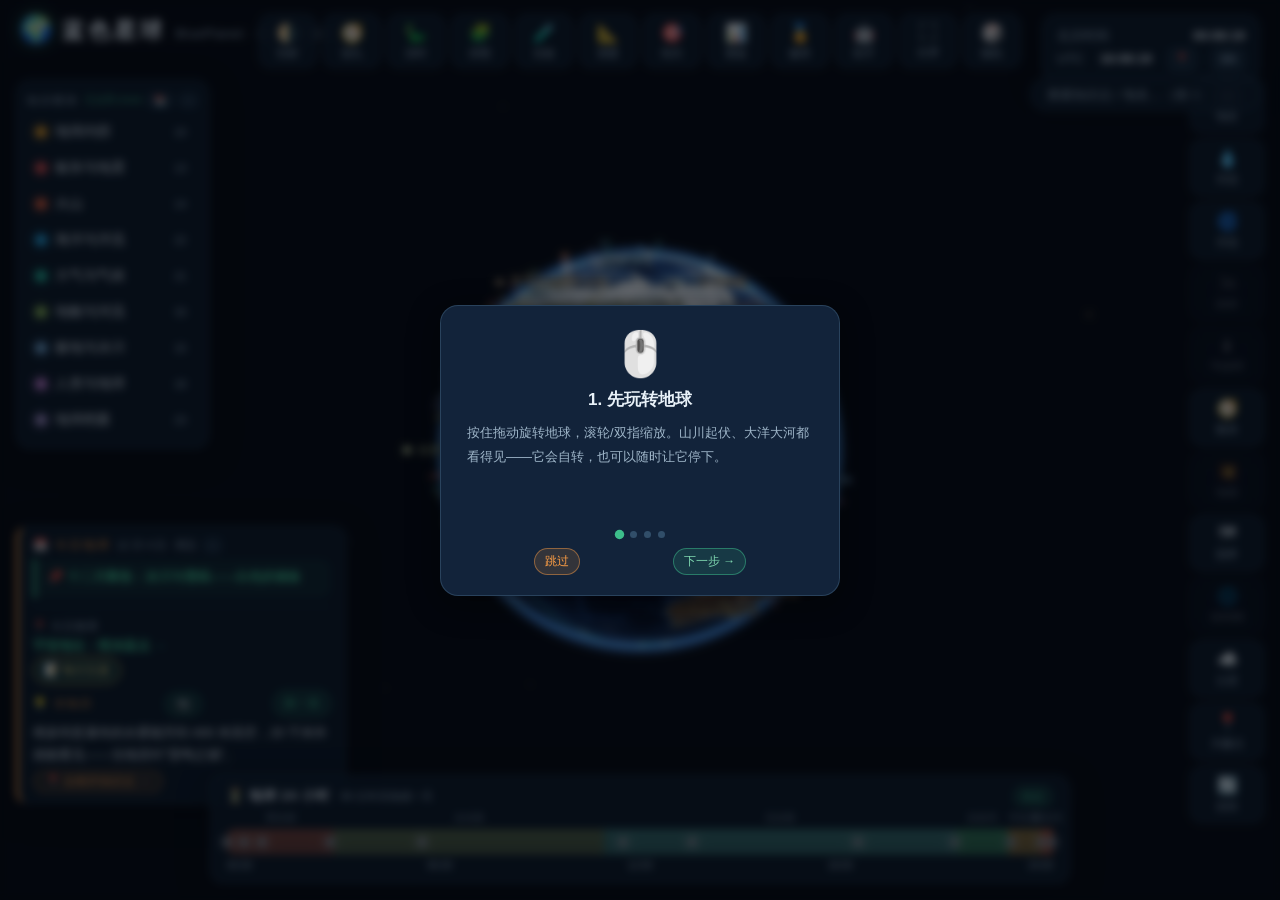
<file: index.html>
<!DOCTYPE html>
<html lang="zh-CN">
<head>
<meta charset="UTF-8">
<meta name="viewport" content="width=device-width, initial-scale=1.0, maximum-scale=1.0, user-scalable=no">
<meta name="description" content="蓝色星球 BluePlanet —— 可交互 3D 地球地理知识科普：地形浮雕、地名标注、洋流粒子、地球剖析、专题巡礼、知识闯关">
<title>蓝色星球 · BluePlanet — 地球地理科普</title>
<link rel="manifest" href="manifest.webmanifest">
<link rel="icon" href="icon.svg" type="image/svg+xml">
<link rel="stylesheet" href="css/style.css?v=bp70">
<link rel="stylesheet" href="css/modules.css?v=bp70">
<link rel="stylesheet" href="css/v3.css?v=bp70">
<link rel="stylesheet" href="css/v5.css?v=bp70">
<meta name="theme-color" content="#0D1B2A">
</head>
<body>
<noscript><div style="position:fixed;inset:0;z-index:999;display:flex;align-items:center;justify-content:center;background:#0D1B2A;color:#E8F1F8;font-size:16px;text-align:center;padding:20px">本页面需要启用 JavaScript 才能展示 3D 地球，请更换现代浏览器并开启脚本。</div></noscript>

<!-- 3D 画布：全屏地球 -->
<canvas id="scene"></canvas>

<!-- 加载遮罩 -->
<div id="loading" aria-live="polite">
  <div class="loading-globe"><div class="loading-ring"></div><div class="loading-core"></div></div>
  <div class="loading-title">蓝色星球</div>
  <div class="loading-sub">正在点亮地球…</div>
</div>

<!-- 顶部栏 -->
<header id="topbar">
  <div class="brand">
    <span class="brand-mark">🌍</span>
    <span class="brand-name">蓝色星球</span>
    <span class="brand-sub">BluePlanet · 地球地理科普</span>
  </div>
  <div class="clock-box" id="clockBox">
    <div class="clock-row"><span class="clock-label">北京时间</span><b id="clockBJ">--:--:--</b>
      <button id="streakChip" class="panel-toggle hidden" style="font-size:11px;padding:1px 7px" title="连续打卡天数，点击查看数据看板"></button></div>
    <div class="clock-row"><span class="clock-label">UTC</span><b id="clockUTC">--:--:--</b>
      <button id="btnLocate" class="panel-toggle" style="font-size:11px;padding:1px 6px" title="定位我的位置（需授权）">📍</button>
      <button id="btnLang" class="panel-toggle" style="font-size:11px;padding:1px 8px;font-weight:600">EN</button></div>
  </div>
</header>

<!-- 专题工具条（M3~M6 + v3） -->
<div id="toolBar" role="toolbar" aria-label="专题工具">
  <button id="btnCutaway" class="tool-btn" title="地球剖析：剥层看地壳、地幔、外核、内核"><span class="tool-ico">🌗</span><span class="tool-txt">剖析</span></button>
  <button id="btnTours" class="tool-btn" title="专题巡礼：火山带 / 大陆之巅 / 极地"><span class="tool-ico">🧭</span><span class="tool-txt">巡礼</span></button>
  <button id="btnDeeptime" class="tool-btn" title="深时古地球：回看 5 亿年大陆漂移"><span class="tool-ico">🦕</span><span class="tool-txt">深时</span></button>
  <button id="btnPuzzle" class="tool-btn" title="大陆拼图：把大洲拖回正确位置"><span class="tool-ico">🧩</span><span class="tool-txt">拼图</span></button>
  <button id="btnLab" class="tool-btn" title="地理实验室：火山喷发模拟器 / 板块运动沙盘"><span class="tool-ico">🧪</span><span class="tool-txt">实验</span></button>
  <button id="btnMeasure" class="tool-btn" title="地理测量：点两点量距离 + 地形剖面（快捷键 M）"><span class="tool-ico">📐</span><span class="tool-txt">测量</span></button>
  <button id="btnQuiz" class="tool-btn" title="知识闯关：10 题挑战"><span class="tool-ico">🎯</span><span class="tool-txt">闯关</span></button>
  <button id="btnInsights" class="tool-btn" title="数据看板：气温 / CO₂ / 人口"><span class="tool-ico">📊</span><span class="tool-txt">看板</span></button>
  <button id="btnBadges" class="tool-btn" title="我的徽章与进度"><span class="tool-ico">🏅</span><span class="tool-txt">徽章</span></button>
  <button id="btnAssistant" class="tool-btn" title="地理小助手：离线问答"><span class="tool-ico">🤖</span><span class="tool-txt">助手</span></button>
  <button id="btnFullscreen" class="tool-btn" title="全屏/退出全屏"><span class="tool-ico">⛶</span><span class="tool-txt">全屏</span></button>
<button id="btnRandom" class="tool-btn" title="随机探索：一键飞达任意地理点（快捷键 R）"><span class="tool-ico">🎲</span><span class="tool-txt">随机</span></button>
</div>

<!-- v4 随机探索菜单 -->
<div id="randomMenu" class="hidden"></div>
<!-- v23 地理测量面板 -->
<div id="measurePanel" class="hidden">
  <div class="ms-head">📐 距离与地形剖面<button id="msClose" title="关闭">✕</button></div>
  <div class="ms-pts" id="msPts">在地球表面点击第一个测量点…</div>
  <div class="ms-dist hidden" id="msDist"></div>
  <canvas id="msProfile" class="hidden"></canvas>
  <div class="ms-note hidden" id="msNote">剖面为地形贴图采样示意 · 选满两点后再点一次可重新选点</div>
</div>
<!-- v21 键盘快捷键帮助 -->
<div id="kbdHelp" class="hidden" style="position:fixed;top:68px;right:16px;z-index:30;background:var(--c-panel-solid,#12233a);border:1px solid var(--c-line);border-radius:12px;padding:14px 18px;box-shadow:0 8px 32px rgba(0,0,0,.45);font-size:12px;color:var(--c-text,#E8F1F8);max-width:280px">
  <div style="font-weight:600;margin-bottom:8px">⌨️ 键盘快捷键</div>
  <div style="display:grid;grid-template-columns:auto 1fr;gap:4px 10px">
    <kbd style="background:rgba(255,255,255,.08);padding:1px 6px;border-radius:4px;font-size:11px">/</kbd><span>搜索</span>
    <kbd style="background:rgba(255,255,255,.08);padding:1px 6px;border-radius:4px;font-size:11px">R</kbd><span>随机探索</span>
    <kbd style="background:rgba(255,255,255,.08);padding:1px 6px;border-radius:4px;font-size:11px">M</kbd><span>地理测量</span>
    <kbd style="background:rgba(255,255,255,.08);padding:1px 6px;border-radius:4px;font-size:11px">1-9</kbd><span>切换模块</span>
    <kbd style="background:rgba(255,255,255,.08);padding:1px 6px;border-radius:4px;font-size:11px">+/-</kbd><span>缩放</span>
    <kbd style="background:rgba(255,255,255,.08);padding:1px 6px;border-radius:4px;font-size:11px">Esc</kbd><span>关闭卡片</span>
  </div>
  <div style="margin-top:8px;color:var(--c-text-dim,#9FB6C9);font-size:10.5px">拖拽旋转 · 滚轮缩放 · 双击定位</div>
  <button id="obReplay" style="margin-top:8px;width:100%;background:rgba(61,190,139,.14);border:1px solid rgba(61,190,139,.4);color:#7fd8b0;border-radius:8px;padding:5px 0;cursor:pointer;font-size:11.5px">🌍 重看新手引导</button>
</div>

<!-- v31 新手引导 -->
<div id="onboardModal" class="modal hidden">
  <div class="modal-box onboard-box">
    <div class="ob-icon" id="obIcon">🖱️</div>
    <div class="ob-title" id="obTitle"></div>
    <div class="ob-desc" id="obDesc"></div>
    <div class="ob-dots" id="obDots"></div>
    <div class="ob-actions">
      <button class="chip-btn warn" id="obSkip">跳过</button>
      <button class="chip-btn" id="obPrev">← 上一步</button>
      <button class="chip-btn ob-next" id="obNext">下一步 →</button>
    </div>
  </div>
</div>

<!-- 深时古地球面板 -->
<div id="dtPanel" class="hidden">
  <div class="cut-head">
    <span class="cut-title">🦕 深时地球</span>
    <button id="dtVoice" class="chip-btn" title="开关纪元语音旁白">🔊 旁白</button>
    <button id="dtPc" class="chip-btn" title="生成深时纪元明信片">📷</button>
    <button id="dtPlay" class="chip-btn">▶ 播放漂移</button>
    <button id="dtExit" class="chip-btn warn">回到现代</button>
  </div>
  <div class="dt-slider-row">
    <span class="dt-slider-label" id="dtMaLabel">0 Ma · 现代</span>
    <input type="range" id="dtSlider" min="0" max="9" step="1" value="0">
    <span class="dt-slider-hint">拖动时间轴 →</span>
  </div>
  <div class="dt-epochs" id="dtEpochs"></div>
  <div id="dtLife" class="dt-life"></div>
  <div class="dt-info hidden" id="dtInfo"></div>
  <div id="dtEpochOverlay" class="dt-epoch-overlay hidden">
    <div class="dt-overlay-name"></div>
    <div class="dt-overlay-date"></div>
  </div>
</div>

<!-- v3 知识搜索框（顶栏右侧） -->
<div id="searchBox">
  <div style="position:relative;flex:1">
  <input id="searchInput" type="text" placeholder="搜索知识点 / 地名…（按 /）" autocomplete="off" aria-label="搜索知识点与地名">
  <button id="searchClear" style="position:absolute;right:8px;top:50%;transform:translateY(-50%);background:none;border:none;color:var(--c-text-dim);cursor:pointer;font-size:14px;display:none" title="清除">✕</button>
</div>
  <div id="searchDrop" class="hidden"></div>
</div>

<!-- 左侧：八大知识模块导航（由 ui.js 生成内容） -->
<nav id="moduleNav" aria-label="知识模块导航">
  <div class="module-nav-head">
    <span>知识模块</span>
    <span class="mod-progress" id="modProgress"></span>
    <button id="btnCatalog" class="panel-toggle" title="知识总览：浏览全部知识点">📚</button>
    <button id="modNavToggle" class="panel-toggle" title="收起/展开模块导航">▾</button>
  </div>
  <ul id="moduleList"></ul>
</nav>

<!-- 右侧：图层开关 -->
<aside id="layerPanel" aria-label="图层控制">
  <button aria-pressed="true" class="layer-btn active" data-layer="labels" title="山川河流湖海地名标注">
    <span class="layer-ico">🏔</span><span class="layer-txt">地名</span>
  </button>
  <button aria-pressed="true" class="layer-btn active" data-layer="rivers" title="世界大河流动线">
    <span class="layer-ico">💧</span><span class="layer-txt">河流</span>
  </button>
  <button aria-pressed="true" class="layer-btn active" data-layer="currents" title="表层洋流粒子（暖流橙红 / 寒流冰蓝）">
    <span class="layer-ico">🌀</span><span class="layer-txt">洋流</span>
  </button>
  <button aria-pressed="false" class="layer-btn" data-layer="winds" title="风带环流粒子（信风向西 / 西风向东）">
    <span class="layer-ico">🌬</span><span class="layer-txt">风带</span>
  </button>
  <button aria-pressed="false" class="layer-btn" data-layer="climate" title="气候带色环（热带/温带/寒带 + 回归线极圈）">
    <span class="layer-ico">🌡</span><span class="layer-txt">气候带</span>
  </button>
  <button aria-pressed="true" class="layer-btn active" data-layer="plates" title="板块边界示意（环太平洋火山带、大洋中脊等）">
    <span class="layer-ico">🧭</span><span class="layer-txt">板块</span>
  </button>
  <button aria-pressed="false" class="layer-btn" data-layer="quakes" title="实时地震（USGS 近 7 天 M4.5+，需联网）">
    <span class="layer-ico">💥</span><span class="layer-txt">地震</span>
  </button>
  <button aria-pressed="true" class="layer-btn active" data-layer="borders" title="国界与海岸线描边（Natural Earth 110m）">
    <span class="layer-ico">🗺</span><span class="layer-txt">国界</span>
  </button>
  <button aria-pressed="false" class="layer-btn" data-layer="graticule" title="经纬网（15° 网格 + 赤道）">
    <span class="layer-ico">🌐</span><span class="layer-txt">经纬网</span>
  </button>
  <button aria-pressed="true" class="layer-btn active" data-layer="clouds" title="云层">
    <span class="layer-ico">☁️</span><span class="layer-txt">云层</span>
  </button>
  <button aria-pressed="true" class="layer-btn active" data-layer="markers" title="知识兴趣点光柱">
    <span class="layer-ico">📍</span><span class="layer-txt">兴趣点</span>
  </button>
  <button aria-pressed="true" class="layer-btn active" data-layer="spin" title="地球自转">
    <span class="layer-ico">🔄</span><span class="layer-txt">自转</span>
  </button>
</aside>

<!-- 今日地球（v5：日期 + 地理日历 + 今日推荐 + 冷知识） -->
<div id="factCard" aria-live="polite">
  <div class="fact-head">📅 今日地球 <span class="today-date" id="todayDate"></span>
    <button id="factToggle" class="panel-toggle" title="收起/展开">▾</button></div>
  <div class="today-event" id="todayEvent"></div>
  <div class="fact-daily" id="factDaily"></div>
  <div class="daily-row"><button id="dailyQuizGo" class="chip-btn" title="全网同题 5 道，答完记连击">📝 每日五题</button></div>
  <div class="fact-head2">💡 冷知识 <button id="factPc" class="chip-btn" title="生成冷知识明信片">📷</button><button id="factNext" class="chip-btn">换一条</button></div>
  <div class="fact-body" id="factBody"></div>
</div>

<!-- 剖析模式控制面板 -->
<div id="cutPanel" class="hidden">
  <div class="cut-head">
    <span class="cut-title">🌗 地球剖析</span>
    <button id="cutWaves" class="chip-btn" title="演示地震波：P 波贯穿全球，S 波被液态外核阻挡">地震波</button>
    <button id="cutExit" class="chip-btn warn">退出剖析</button>
  </div>
  <div class="cut-slider-row">
    <span class="cut-slider-label">剥层</span>
    <input type="range" id="cutSlider" min="0" max="100" value="0">
  </div>
  <div class="cut-legend" id="cutLegend"></div>
</div>

<!-- 圈层知识卡（剖析模式内浮动） -->
<div id="cutInfo" class="hidden"></div>

<!-- 巡礼菜单 -->
<div id="tourMenu" class="hidden"></div>

<!-- 巡礼进度条 -->
<div id="tourBar" class="hidden">
  <div class="tour-info">
    <div id="tourTitle"></div>
    <div id="tourProg"></div>
  </div>
  <div class="tour-actions">
    <button id="tourPrev" class="chip-btn">‹ 上一站</button>
    <button id="tourNext" class="chip-btn">下一站 ›</button>
    <button id="tourExit" class="chip-btn warn">结束</button>
  </div>
</div>

<!-- v18 知识总览 -->
<div id="catalogModal" class="modal hidden">
  <div class="modal-box wide">
    <div class="modal-head">📚 知识总览
      <span class="cat-count" id="catalogCount"></span>
      <button id="catalogClose" class="card-close" title="关闭">✕</button>
    </div>
    <div class="cat-filters" id="catFilters"></div>
    <input id="catSearch" class="cat-search" type="text" placeholder="筛选：标题 / 标签关键词…" autocomplete="off">
    <div class="cat-list" id="catList"></div>
  </div>
</div>

<!-- 知识闯关模态框 -->
<div id="quizModal" class="modal hidden">
  <div class="modal-box">
    <div class="modal-head">🎯 知识闯关<button id="quizClose" class="card-close" title="关闭">✕</button></div>
    <div id="quizBody"></div>
  </div>
</div>

<!-- 数据看板模态框 -->
<div id="insModal" class="modal hidden">
  <div class="modal-box wide">
    <div class="modal-head">📊 数据看板<button id="insClose" class="card-close" title="关闭">✕</button></div>
    <div id="insBody" class="ins-body"></div>
    <div class="ins-foot"><button id="insExport" class="chip-btn">📄 导出学习报告</button> <button id="insExportHtml" class="chip-btn" title="网页版报告，浏览器打开可打印成 PDF">🌐 网页版</button></div>
  </div>
</div>

<!-- 徽章模态框 -->
<div id="badgeModal" class="modal hidden">
  <div class="modal-box">
    <div class="modal-head">🏅 我的徽章<button id="badgeClose" class="card-close" title="关闭">✕</button></div>
    <div id="badgeBody"></div>
  </div>
</div>

<!-- v7 大陆拼图 -->
<div id="puzzleModal" class="modal hidden">
  <div class="modal-box wide">
    <div class="modal-head">🧩 大陆拼图
      <span class="lab-tabs">
        <button class="lab-tab" data-pd="easy">简单</button>
        <button class="lab-tab on" data-pd="normal">标准</button>
        <button class="lab-tab" data-pd="hard">困难</button>
        <button class="lab-tab" data-pd="ocean" title="岛屿拼片（更小更难）">🌊 海洋包</button>
      </span>
      <button id="puzzleRestart" class="chip-btn">重开</button>
      <button id="puzzleClose" class="card-close" title="关闭">✕</button>
    </div>
    <canvas id="puzzleCanvas" width="1000" height="720"></canvas>
    <div class="lab-note">玩法：把托盘里散落的大陆拼片拖到世界地图上正确的位置——中心对准即自动吸附。完成一局解锁 🧩 徽章，最佳成绩保存在本机。简单模式有虚线提示，困难模式可就看你的地理功力了！
      <a href="puzzle.html" target="_blank" style="color:var(--green);font-weight:600">🧩 独立全屏版（适合分享给孩子）↗</a></div>
  </div>
</div>

<!-- v3 地理小助手聊天面板 -->
<div id="chatPanel" class="hidden">
  <div class="chat-head">
    <span>🤖 地理小助手</span>
    <span class="chat-head-actions">
      <button id="llmToggle" class="chat-gear" title="大模型设置（免费接入）">⚙️</button>
      <button id="chatClose" class="card-close" title="收起">✕</button>
    </span>
  </div>
  <div id="chatBody"></div>
  <div id="chatSettings" class="hidden">
    <label>服务商
      <select id="llmProvider">
        <option value="zhipu">智谱 GLM-4-Flash（免费）</option>
        <option value="siliconflow">硅基流动（免费档）</option>
        <option value="custom">自定义 OpenAI 兼容</option>
      </select>
    </label>
    <label>API Key（仅存本机）<input id="llmKey" type="password" placeholder="粘贴你的免费 Key"></label>
    <label>模型名<input id="llmModel" placeholder="留空使用默认"></label>
    <label>自定义端点<input id="llmUrl" placeholder="https://…/chat/completions"></label>
    <label style="flex-direction:row;align-items:center;gap:8px"><input id="llmImg" type="checkbox" style="width:auto">
      <span>实验：回答时 AI 生成配图（仅智谱，CogView-3-Flash 免费）</span></label>
    <div class="chat-set-actions">
      <button id="llmSave" class="chip-btn">保存并测试</button>
      <span id="llmTestResult"></span>
    </div>
    <div class="chat-note" id="llmHint"></div>
  </div>
  <div class="chat-chips">
    <button class="chat-chip">珠峰有多高？</button>
    <button class="chat-chip">地球里面是什么？</button>
    <button class="chat-chip">洋流怎么流动？</button>
    <button class="chat-chip">怎么获得徽章？</button>
  </div>
  <div class="chat-input-row">
    <input id="chatInput" type="text" placeholder="问我任何地理问题…" autocomplete="off">
    <button id="chatSend" class="chip-btn">发送</button>
  </div>
</div>

<!-- v3 地理实验室模态框 -->
<div id="labModal" class="modal hidden">
  <div class="modal-box wide">
    <div class="modal-head">🧪 地理实验室
      <span class="lab-tabs">
        <button class="lab-tab on" data-tab="volcano">🌋 火山喷发模拟器</button>
        <button class="lab-tab" data-tab="plate">🧱 板块运动沙盘</button>
        <button class="lab-tab" data-tab="atmo">🌬️ 大气三圈环流</button>
      </span>
      <button id="labClose" class="card-close" title="关闭">✕</button>
    </div>
    <div id="labVolcano">
      <canvas id="volcanoCanvas" width="640" height="300"></canvas>
      <div class="lab-controls">
        <label>岩浆黏度<input type="range" id="labVis" min="0" max="100" value="30"></label>
        <label>气体含量<input type="range" id="labGas" min="0" max="100" value="50"></label>
      </div>
      <div class="lab-note">原理：黏度取决于岩浆中二氧化硅含量——玄武岩浆（黏度低）气体易逃逸，形成<b>宁静式</b>喷发（夏威夷熔岩湖）；流纹岩浆（黏度高）把气体死死憋住，一旦超过围压就<b>爆炸式</b>喷发（普林尼式），喷出几十千米高的火山灰柱。把两个滑块推到极端试试！</div>
    </div>
    <div id="labPlate" class="hidden">
      <canvas id="plateCanvas" width="640" height="300"></canvas>
      <div class="lab-controls">
        <span class="lab-tip">直接用鼠标/手指左右拖动两块板块</span>
      </div>
      <div class="lab-note">原理：把 A、B 两块板块<b>相向拖动</b>——碰撞造山、隆起山脉与火山（如喜马拉雅）；<b>反向拖动</b>——张裂出裂谷，岩浆上涌（如东非大裂谷、大洋中脊）；拖动节奏不均时还会"地震"抖动。板块每年只移动几厘米，但亿万年足以重塑地球。</div>
    </div>
    <div id="labAtmo" class="hidden">
      <canvas id="atmoCanvas" width="640" height="340"></canvas>
      <div class="lab-controls">
        <span class="lab-tip">鼠标悬停到某一圈上查看它的原理</span>
      </div>
      <div class="lab-note" id="atmoInfo">原理：太阳把赤道烤热、两极冷却，温差驱动出三个"传送带"：赤道空气上升后在高空流向副热带下沉（哈得来环流），中纬度被反向拖动（费雷尔环流），极地冷气团自己再转一小圈（极地环流）——风带、沙漠位置、雨林分布都写在下面这张剖面图里。</div>
    </div>
  </div>
</div>

<!-- 底部：地球 24 小时时间胶囊条 -->
<div id="day24">
  <div class="day24-head">
    <span class="day24-title">⏳ 地球 24 小时</span>
    <span class="day24-sub">46 亿年压缩成一天</span>
    <button id="day24Toggle" class="chip-btn" aria-expanded="true">收起</button>
  </div>
  <div class="day24-body" id="day24Body">
    <div class="day24-track" id="day24Track"><!-- 宙代分段 + 事件点，由 ui.js 生成 --></div>
    <div class="day24-ticks">
      <span>00:00</span><span>06:00</span><span>12:00</span><span>18:00</span><span>24:00</span>
    </div>
  </div>
  <div class="day24-popover hidden" id="day24Pop"></div>
</div>

<!-- 操作提示（首次进入淡出） -->
<div id="hint">🖱 拖拽旋转 · 滚轮缩放 · 点击光柱探索知识</div>

<!-- 常显地名标注层（labels.js 每帧投影） -->
<div id="labelLayer"></div>

<!-- 悬停兴趣点标签（跟随 3D 投影位置） -->
<div id="poiLabel" class="hidden"></div>

<!-- 知识卡片 -->
<article id="poiCard" aria-live="polite">
  <button class="card-close" id="cardClose" title="关闭">✕</button>
  <div class="card-head">
    <span class="card-module" id="cardModule"></span>
    <span class="card-stars" id="cardStars" title="知识难度"></span>
  </div>
  <h2 class="card-title" id="cardTitle"></h2>
  <div class="card-fig" id="cardFig"></div>
  <div class="card-stats hidden" id="cardStats"></div>
  <p class="card-summary" id="cardSummary"></p>
  <div class="card-content" id="cardContent"></div>
  <div class="card-tags" id="cardTags"></div>
  <div class="card-fact hidden" id="cardFact"></div>
  <div class="card-rel hidden" id="cardRelated"></div>
  <div class="card-ai hidden" id="cardAiImg"></div>
  <div class="card-foot">
    <span class="card-coord" id="cardCoord"></span>
    <button id="cardSpeak" class="chip-btn" title="朗读本知识点（标题+摘要）">🔊 朗读</button>
    <button id="cardEpoch" class="chip-btn hidden" title="进入这个时代的深时地球">🦕 深时视角</button>
    <button id="cardPostcard" class="chip-btn" title="生成分享明信片（PNG）">📷 明信片</button>
    <button id="cardFav" class="chip-btn" title="收藏本知识点">☆ 收藏</button>
    <button id="cardShare" class="chip-btn hidden" title="复制本知识点链接">🔗 分享链接</button>
    <button id="cardPrint" class="chip-btn" title="打印本知识点">🖨 打印</button>
    <button class="chip-btn" id="cardNext">同模块下一个 →</button>
  </div>
</article>

<!-- 依赖顺序：库 → 内嵌贴图数据 → 知识数据 → 场景 → 标记 → UI → 主程序 -->
<script src="js/lib/three.min.js"></script>
<script src="js/lib/OrbitControls.js"></script>
<script src="js/lib/qrcode.js"></script>
<script>
/* N1①：http(s) 环境跳过 1.2MB 内嵌贴图（直接加载 textures/ 真实文件），file:// 才内嵌 */
if (location.protocol === 'file:') document.write('<script src="js/textures-data.js?v=bp70"><\/script>');
</script>
<script src="js/data.js?v=bp70"></script>
<script src="js/borders-data.js?v=bp70"></script>
<script src="js/textures.js?v=bp70"></script>
<script src="js/scene.js?v=bp70"></script>
<script src="js/markers.js?v=bp70"></script>
<script src="js/labels.js?v=bp70"></script>
<script src="js/figures.js?v=bp70"></script>
<script src="js/layers.js?v=bp70"></script>
<script src="js/cutaway.js?v=bp70"></script>
<script src="js/tours.js?v=bp70"></script>
<script src="js/game.js?v=bp70"></script>
<script src="js/insights.js?v=bp70"></script>
<script src="js/search.js?v=bp70"></script>
<script src="js/assistant.js?v=bp70"></script>
<script src="js/lab.js?v=bp70"></script>
<script src="js/measure.js?v=bp70"></script>
<script src="js/random.js?v=bp70"></script>
<script src="js/quakes.js?v=bp70"></script>
<script src="js/deeptime-data.js?v=bp70"></script>
<script src="js/deeptime.js?v=bp70"></script>
<script src="js/puzzle.js?v=bp70"></script>
<script src="js/panels.js?v=bp70"></script>
<script src="js/catalog.js?v=bp70"></script>
<script src="js/tts.js?v=bp70"></script>
<script src="js/onboard.js?v=bp70"></script>
<script src="js/postcard.js?v=bp70"></script>
<script src="js/i18n.js?v=bp70"></script>
<script src="js/ui.js?v=bp70"></script>
<script src="js/main.js?v=bp70"></script>
</body>
</html>
</file>
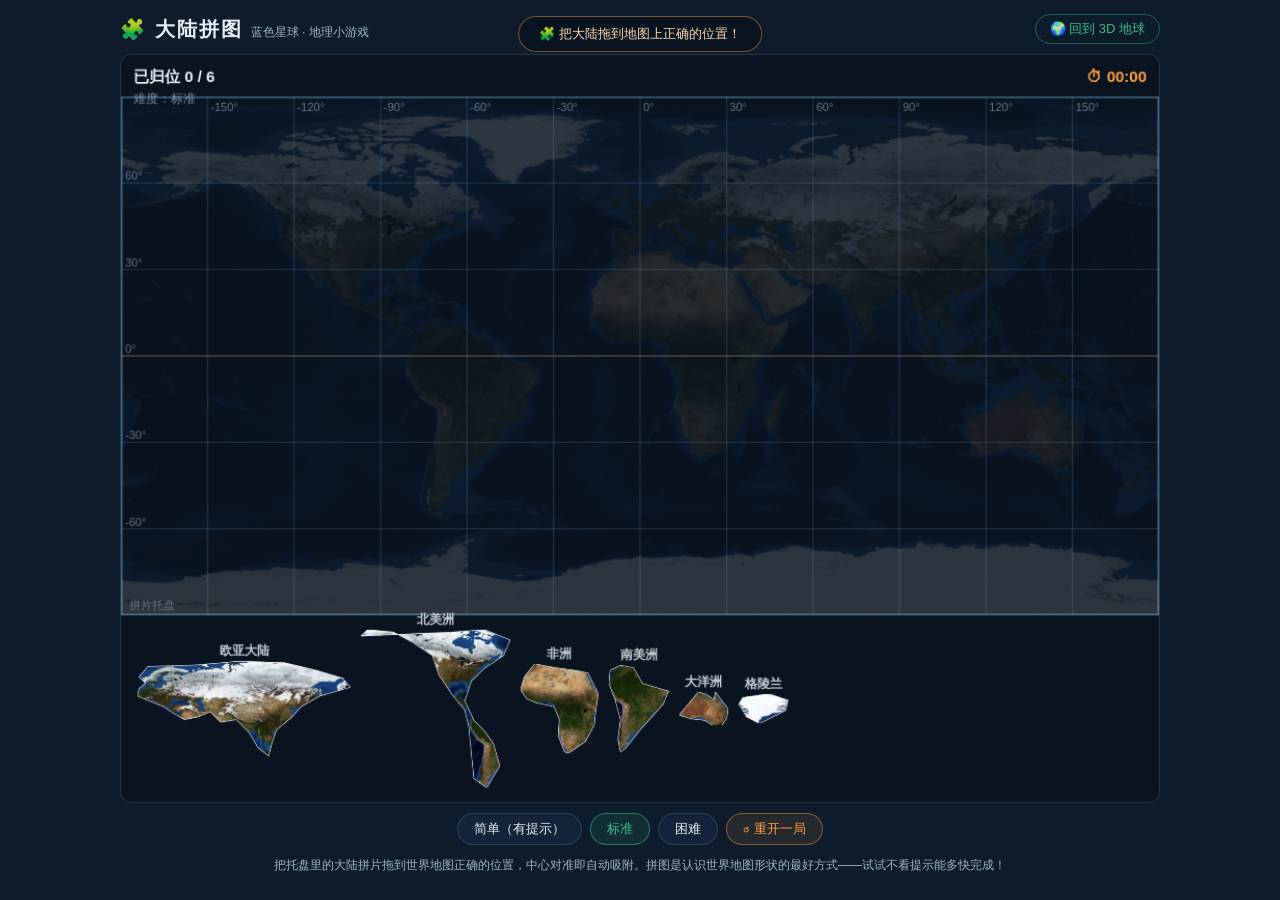
<file: puzzle.html>
<!DOCTYPE html>
<html lang="zh-CN">
<head>
<meta charset="UTF-8">
<meta name="viewport" content="width=device-width, initial-scale=1.0">
<title>大陆拼图 · 蓝色星球</title>
<link rel="manifest" href="manifest.webmanifest">
<link rel="icon" href="icon.svg" type="image/svg+xml">
<style>
  :root { --bg:#0D1B2A; --panel:#12233a; --line:rgba(122,178,214,.22); --green:#3DBE8B; --orange:#FF9F45; --text:#E8F1F8; --dim:#9FB6C9; }
  * { margin:0; padding:0; box-sizing:border-box; }
  body { background:var(--bg); color:var(--text); font-family:"PingFang SC","Microsoft YaHei",sans-serif; min-height:100vh; display:flex; flex-direction:column; align-items:center; padding:14px 12px 20px; }
  header { width:min(1040px,100%); display:flex; align-items:center; justify-content:space-between; margin-bottom:10px; }
  h1 { font-size:20px; letter-spacing:2px; }
  h1 a { color:var(--text); text-decoration:none; }
  h1 .sub { font-size:12px; color:var(--dim); font-weight:400; letter-spacing:0; margin-left:8px; }
  .home-link { font-size:13px; color:var(--green); text-decoration:none; border:1px solid rgba(61,190,139,.45); border-radius:999px; padding:5px 14px; }
  .home-link:hover { background:rgba(61,190,139,.14); }
  #wrap { width:min(1040px,100%); }
  canvas { width:100%; display:block; border-radius:12px; border:1px solid var(--line); touch-action:none; background:#0a1420; }
  .row { display:flex; gap:8px; margin:10px 0 0; flex-wrap:wrap; justify-content:center; }
  .tab, .btn { font-size:13px; color:var(--text); background:var(--panel); border:1px solid var(--line); border-radius:999px; padding:6px 16px; cursor:pointer; }
  .tab.on { color:var(--green); border-color:rgba(61,190,139,.55); background:rgba(61,190,139,.12); }
  .btn { color:var(--orange); border-color:rgba(255,159,69,.45); background:rgba(255,159,69,.1); }
  .tip { font-size:12px; color:var(--dim); margin-top:10px; text-align:center; line-height:1.7; }
  #toast { position:fixed; top:16px; left:50%; transform:translateX(-50%); background:rgba(10,20,32,.92); border:1px solid rgba(255,159,69,.45); color:#ffd9ae; border-radius:999px; padding:8px 20px; font-size:13px; opacity:0; pointer-events:none; transition:opacity .3s; z-index:10; }
  #toast.show { opacity:1; }
</style>
</head>
<body>
<header>
  <h1>🧩 大陆拼图<span class="sub">蓝色星球 · 地理小游戏</span></h1>
  <a class="home-link" href="./">🌍 回到 3D 地球</a>
</header>
<div id="wrap"><canvas id="puzzleCanvas" width="1000" height="720"></canvas></div>
<div class="row" id="diffRow">
  <button class="tab" data-pd="easy">简单（有提示）</button>
  <button class="tab on" data-pd="normal">标准</button>
  <button class="tab" data-pd="hard">困难</button>
  <button class="btn" id="btnRestart">↺ 重开一局</button>
</div>
<div class="tip">把托盘里的大陆拼片拖到世界地图正确的位置，中心对准即自动吸附。拼图是认识世界地图形状的最好方式——试试不看提示能多快完成！</div>
<div id="toast"></div>

<script>
if (location.protocol === 'file:') document.write('<script src="js/textures-data.js?v=bp25"><\/script>');
</script>
<script src="js/data.js?v=bp25"></script>
<script src="js/puzzle.js?v=bp25"></script>
<script src="js/puzzle-page.js?v=bp25"></script>
</body>
</html>
</file>
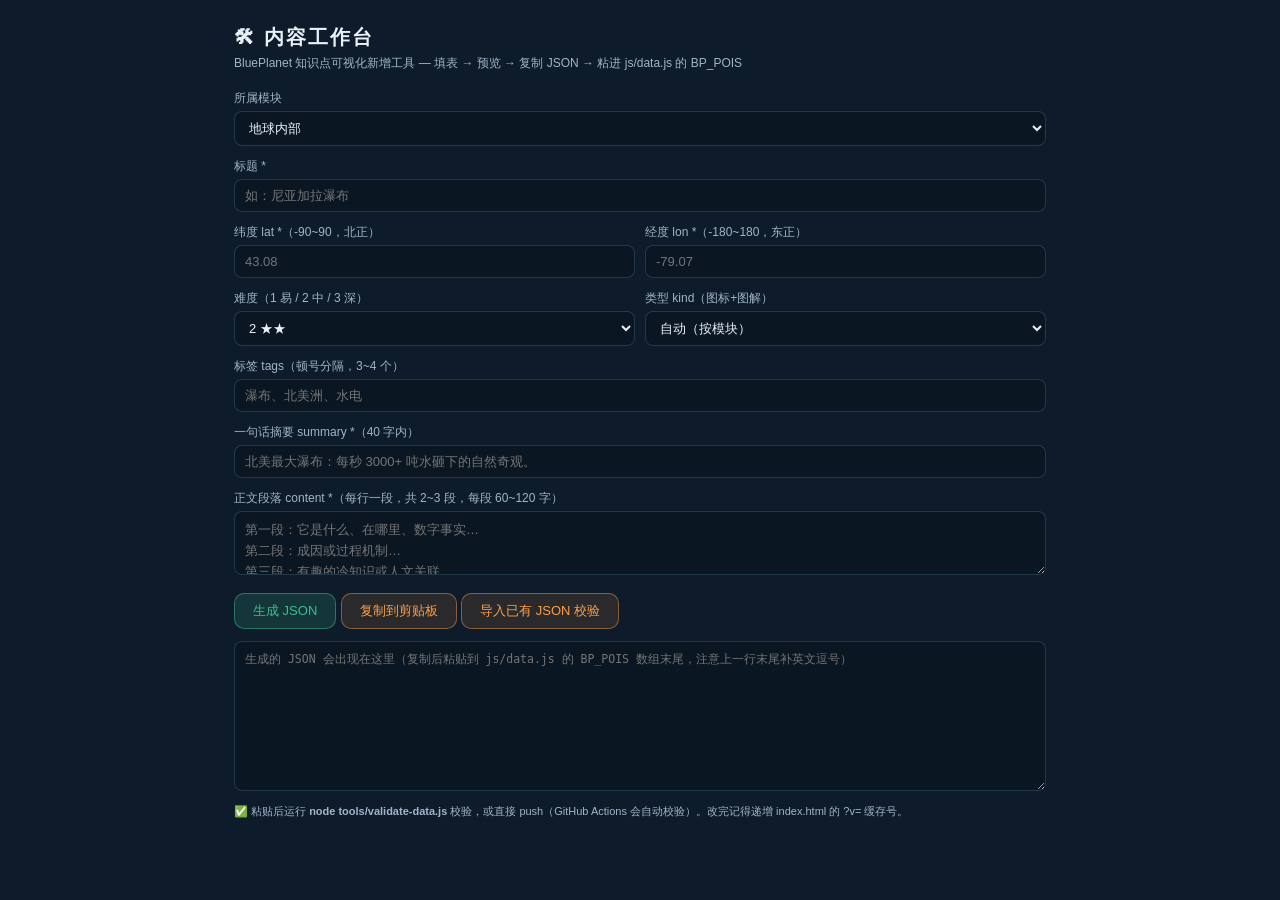
<file: tools/content-studio.html>
<!DOCTYPE html>
<html lang="zh-CN">
<head>
<meta charset="UTF-8">
<meta name="viewport" content="width=device-width, initial-scale=1.0">
<title>内容工作台 · BluePlanet</title>
<style>
  :root { --bg:#0D1B2A; --panel:#12233a; --line:rgba(122,178,214,.22); --green:#3DBE8B; --orange:#FF9F45; --text:#E8F1F8; --dim:#9FB6C9; }
  * { margin:0; padding:0; box-sizing:border-box; }
  body { background:var(--bg); color:var(--text); font-family:"PingFang SC","Microsoft YaHei",sans-serif; padding:24px; max-width:860px; margin:0 auto; }
  h1 { font-size:20px; letter-spacing:2px; margin-bottom:4px; }
  .sub { font-size:12px; color:var(--dim); margin-bottom:18px; }
  label { display:block; font-size:12px; color:var(--dim); margin:12px 0 4px; }
  input,select,textarea { width:100%; background:rgba(10,20,32,.7); border:1px solid var(--line); border-radius:8px; color:var(--text); font-size:13px; padding:8px 10px; font-family:inherit; }
  textarea { min-height:64px; resize:vertical; line-height:1.6; }
  .row { display:flex; gap:10px; } .row > * { flex:1; }
  button { background:rgba(61,190,139,.16); border:1px solid rgba(61,190,139,.5); color:var(--green); font-size:13px; padding:8px 18px; border-radius:10px; cursor:pointer; margin-top:14px; }
  button:hover { background:rgba(61,190,139,.3); }
  button.warn { background:rgba(255,159,69,.12); border-color:rgba(255,159,69,.45); color:var(--orange); }
  #preview { margin-top:16px; background:var(--panel); border:1px solid var(--line); border-radius:12px; padding:14px 16px; }
  #preview h3 { font-size:16px; margin-bottom:6px; }
  #preview .sum { color:var(--green); font-size:13px; padding:8px 10px; background:rgba(61,190,139,.08); border-left:3px solid var(--green); border-radius:0 8px 8px 0; margin-bottom:8px; }
  #preview p { font-size:13px; line-height:1.8; margin-bottom:8px; text-align:justify; }
  .tags span { font-size:11px; color:var(--dim); border:1px solid var(--line); border-radius:999px; padding:2px 10px; margin-right:6px; }
  #out { margin-top:12px; width:100%; min-height:150px; font-family:Consolas,monospace; font-size:11.5px; color:#bfe3c9; }
  .hint { font-size:11px; color:var(--dim); line-height:1.6; margin-top:8px; }
  .ok { color:var(--green); } .bad { color:#ff8f8f; }
</style>
</head>
<body>
<h1>🛠 内容工作台</h1>
<div class="sub">BluePlanet 知识点可视化新增工具 — 填表 → 预览 → 复制 JSON → 粘进 js/data.js 的 BP_POIS</div>

<label>所属模块</label>
<select id="fModule"></select>

<label>标题 *</label>
<input id="fTitle" placeholder="如：尼亚加拉瀑布">

<div class="row">
  <div><label>纬度 lat *（-90~90，北正）</label><input id="fLat" type="number" step="0.01" placeholder="43.08"></div>
  <div><label>经度 lon *（-180~180，东正）</label><input id="fLon" type="number" step="0.01" placeholder="-79.07"></div>
</div>

<div class="row">
  <div><label>难度（1 易 / 2 中 / 3 深）</label>
    <select id="fDiff"><option value="1">1 ★</option><option value="2" selected>2 ★★</option><option value="3">3 ★★★</option></select>
  </div>
  <div><label>类型 kind（图标+图解）</label>
    <select id="fKind">
      <option value="">自动（按模块）</option>
      <option value="mountain">mountain 山</option><option value="volcano">volcano 火山</option>
      <option value="ocean">ocean 海洋</option><option value="river">river 河</option>
      <option value="climate">climate 气候</option><option value="ice">ice 冰川</option>
      <option value="human">human 工程</option><option value="geo">geo 构造</option>
    </select>
  </div>
</div>

<label>标签 tags（顿号分隔，3~4 个）</label>
<input id="fTags" placeholder="瀑布、北美洲、水电">

<label>一句话摘要 summary *（40 字内）</label>
<input id="fSummary" placeholder="北美最大瀑布：每秒 3000+ 吨水砸下的自然奇观。">

<label>正文段落 content *（每行一段，共 2~3 段，每段 60~120 字）</label>
<textarea id="fContent" placeholder="第一段：它是什么、在哪里、数字事实…&#10;第二段：成因或过程机制…&#10;第三段：有趣的冷知识或人文关联…"></textarea>

<button id="btnGen">生成 JSON</button>
<button class="warn" id="btnCopy">复制到剪贴板</button>
<button class="warn" id="btnImport">导入已有 JSON 校验</button>

<div id="preview" style="display:none">
  <h3 id="pTitle"></h3>
  <div class="sum" id="pSum"></div>
  <div id="pBody"></div>
  <div class="tags" id="pTags"></div>
  <div class="hint" id="pCheck"></div>
</div>

<textarea id="out" readonly placeholder="生成的 JSON 会出现在这里（复制后粘贴到 js/data.js 的 BP_POIS 数组末尾，注意上一行末尾补英文逗号）"></textarea>

<div class="hint">✅ 粘贴后运行 <b>node tools/validate-data.js</b> 校验，或直接 push（GitHub Actions 会自动校验）。改完记得递增 index.html 的 ?v= 缓存号。</div>

<script>
  /* ---------- 模块下拉 ---------- */
  const MODS = [
    ['interior','地球内部'],['plates','板块与地震'],['volcano','火山'],['ocean','海洋与洋流'],
    ['climate','大气与气候'],['landform','地貌与河流'],['polar','极地与冰川'],['human','人类与地球'],['earth','地球档案'],
  ];
  const KIND_BY_MOD = { interior:'geo', plates:'geo', volcano:'volcano', ocean:'ocean', climate:'climate', landform:'mountain', polar:'ice', human:'human', earth:'geo' };
  const MOD_COLOR = { interior:'#F5A623', plates:'#EF5350', volcano:'#F4643C', ocean:'#29B6F6', climate:'#26C6A6', landform:'#9CCC5E', polar:'#7EB8E8', human:'#D98BE8', earth:'#B39DDB' };
  const sel = document.getElementById('fModule');
  MODS.forEach(([v, t]) => { const o = document.createElement('option'); o.value = v; o.textContent = t; sel.appendChild(o); });

  const $ = id => document.getElementById(id);
  let lastJSON = '';

  function build() {
    const title = $('fTitle').value.trim();
    const lat = parseFloat($('fLat').value), lon = parseFloat($('fLon').value);
    const content = $('fContent').value.split('\n').map(s => s.trim()).filter(Boolean);
    const obj = {
      id: 'custom-' + Date.now().toString(36),
      module: $('fModule').value,
      title,
    };
    if ($('fKind').value) obj.kind = $('fKind').value;
    obj.lat = lat; obj.lon = lon;
    obj.difficulty = +$('fDiff').value;
    obj.tags = $('fTags').value.split(/[、,，]/).map(s => s.trim()).filter(Boolean);
    obj.summary = $('fSummary').value.trim();
    obj.content = content;
    return obj;
  }

  function check(obj) {
    const msgs = [];
    if (!obj.title) msgs.push(['bad', '缺标题']);
    if (isNaN(obj.lat) || Math.abs(obj.lat) > 90) msgs.push(['bad', '纬度非法']);
    if (isNaN(obj.lon) || Math.abs(obj.lon) > 180) msgs.push(['bad', '经度非法']);
    const body = obj.content.join('');
    if (body.length < 100) msgs.push(['bad', '正文过短（<100 字）']);
    if (body.length > 700) msgs.push(['bad', '正文过长（>700 字，建议拆分）']);
    if (obj.summary.length > 45) msgs.push(['bad', '摘要超 45 字']);
    if (!obj.tags.length) msgs.push(['bad', '至少 1 个标签']);
    if (/\b(global|permanently|leftover|itself)\b/i.test(body)) msgs.push(['bad', '正文疑似英文残留']);
    if (msgs.length === 0 && body.length >= 150) msgs.push(['ok', '校验通过，可直接粘贴']);
    else if (msgs.length === 0) msgs.push(['ok', '基本可用（正文可再充实些）']);
    return msgs;
  }

  $('btnGen').addEventListener('click', () => {
    const obj = build();
    lastJSON = JSON.stringify(obj, null, 2);
    $('out').value = lastJSON;
    /* 预览 */
    const pv = $('preview'); pv.style.display = 'block';
    $('pTitle').textContent = obj.title || '（无标题）';
    $('pTitle').style.color = MOD_COLOR[obj.module] || '#fff';
    $('pSum').textContent = obj.summary || '（无摘要）';
    $('pBody').innerHTML = obj.content.map(p => `<p>${p}</p>`).join('');
    $('pTags').innerHTML = obj.tags.map(t => `<span># ${t}</span>`).join('');
    $('pCheck').innerHTML = check(obj).map(([c, m]) => `<div class="${c}">${c === 'ok' ? '✅' : '❌'} ${m}</div>`).join('');
  });

  $('btnCopy').addEventListener('click', async () => {
    if (!lastJSON) { alert('先点「生成 JSON」'); return; }
    try { await navigator.clipboard.writeText(lastJSON); alert('已复制 ✅ 粘到 js/data.js 的 BP_POIS 末尾'); }
    catch (e) { $('out').select(); document.execCommand('copy'); alert('已复制（fallback）'); }
  });

  $('btnImport').addEventListener('click', () => {
    try {
      const obj = JSON.parse(prompt('粘贴一个知识点 JSON：'));
      $('fTitle').value = obj.title || '';
      $('fLat').value = obj.lat ?? '';
      $('fLon').value = obj.lon ?? '';
      $('fDiff').value = String(obj.difficulty || 2);
      $('fKind').value = obj.kind || '';
      $('fTags').value = (obj.tags || []).join('、');
      $('fSummary').value = obj.summary || '';
      $('fContent').value = (obj.content || []).join('\n');
      if (obj.module) $('fModule').value = obj.module;
      $('btnGen').click();
    } catch (e) { alert('JSON 解析失败：' + e.message); }
  });
</script>
</body>
</html>
</file>
<file: css/style.css>
/* ============================================================
   蓝色星球 BluePlanet · 深空主题 UI
   主色：深海蓝 #0B4F6C / 地球绿 #3DBE8B / 暖阳橙 #FF9F45
   背景：深空色 #0D1B2A
   ============================================================ */

:root {
  --c-deep: #0B4F6C;      /* 深海蓝 */
  --c-green: #3DBE8B;     /* 地球绿 */
  --c-orange: #FF9F45;    /* 暖阳橙 */
  --c-space: #0D1B2A;     /* 深空背景 */
  --c-panel: rgba(13, 27, 42, 0.82);
  --c-panel-solid: #12233a;
  --c-line: rgba(122, 178, 214, 0.22);
  --c-text: #E8F1F8;
  --c-text-dim: #9FB6C9;
  --radius: 14px;
  --shadow: 0 8px 32px rgba(0, 0, 0, 0.45);
  --font: "PingFang SC", "Microsoft YaHei", "Noto Sans SC", "Source Han Sans SC", sans-serif;
}

* { margin: 0; padding: 0; box-sizing: border-box; }

html, body {
  width: 100%; height: 100%;
  overflow: hidden;
  background: var(--c-space);
  color: var(--c-text);
  font-family: var(--font);
  -webkit-font-smoothing: antialiased;
}

#scene {
  position: fixed; inset: 0;
  width: 100%; height: 100%;
  display: block;
  touch-action: none;          /* 交给 OrbitControls 处理触摸 */
}

button { font-family: inherit; cursor: pointer; }
.hidden { display: none !important; }

/* ============ 加载遮罩 ============ */
#loading {
  position: fixed; inset: 0; z-index: 100;
  display: flex; flex-direction: column; align-items: center; justify-content: center;
  gap: 14px;
  background: radial-gradient(ellipse at center, #13293f 0%, #0a1420 70%);
  transition: opacity .8s ease;
}
#loading.fade-out { opacity: 0; pointer-events: none; }
.loading-globe { position: relative; width: 96px; height: 96px; }
.loading-ring {
  position: absolute; inset: 0; border-radius: 50%;
  border: 2px solid transparent;
  border-top-color: var(--c-green); border-right-color: var(--c-deep);
  animation: spin 1.1s linear infinite;
}
.loading-core {
  position: absolute; inset: 22px; border-radius: 50%;
  background: radial-gradient(circle at 35% 30%, #4aa8c9, #123 65%);
  box-shadow: 0 0 26px rgba(61, 190, 139, .35);
  animation: breathe 2.2s ease-in-out infinite;
}
@keyframes spin { to { transform: rotate(360deg); } }
@keyframes breathe { 0%, 100% { transform: scale(1); } 50% { transform: scale(1.12); } }
.loading-title { font-size: 26px; letter-spacing: 12px; text-indent: 12px; font-weight: 600; }
.loading-sub { font-size: 13px; color: var(--c-text-dim); letter-spacing: 2px; }
#loading.error .loading-sub { color: #ff8f8f; }

/* ============ 顶部栏 ============ */
#topbar {
  position: fixed; top: 0; left: 0; right: 0; z-index: 20;
  display: flex; align-items: flex-start; justify-content: space-between;
  padding: 14px 20px 0;
  pointer-events: none;                 /* 让空白处可拖拽地球 */
}
#topbar > * { pointer-events: auto; }

.brand { display: flex; align-items: baseline; gap: 10px; user-select: none; }
.brand-mark { font-size: 26px; filter: drop-shadow(0 0 8px rgba(61,190,139,.5)); }
.brand-name { font-size: 22px; font-weight: 700; letter-spacing: 4px; }
.brand-sub { font-size: 12px; color: var(--c-text-dim); letter-spacing: 1px; }

.clock-box {
  background: var(--c-panel);
  border: 1px solid var(--c-line);
  border-radius: var(--radius);
  padding: 10px 14px;
  backdrop-filter: blur(10px);
  box-shadow: var(--shadow);
  min-width: 196px;
}
.clock-row { display: flex; justify-content: space-between; gap: 16px; font-size: 13px; line-height: 1.75; }
.clock-label { color: var(--c-text-dim); }
.clock-row b { font-variant-numeric: tabular-nums; font-weight: 600; }
.clock-actions { display: flex; gap: 8px; margin-top: 6px; }
.clock-sim { margin-top: 6px; font-size: 11px; color: var(--c-orange); letter-spacing: 1px; }

.chip-btn {
  background: rgba(61, 190, 139, 0.14);
  border: 1px solid rgba(61, 190, 139, 0.4);
  color: var(--c-green);
  font-size: 12px;
  padding: 4px 10px;
  border-radius: 999px;
  transition: background .2s, color .2s;
  white-space: nowrap;
}
.chip-btn:hover { background: rgba(61, 190, 139, 0.3); }
.chip-btn.warn { background: rgba(255, 159, 69, .14); border-color: rgba(255, 159, 69, .45); color: var(--c-orange); }
.chip-btn.warn:hover { background: rgba(255, 159, 69, .3); }

/* ============ 左侧模块导航 ============ */
#moduleNav {
  position: fixed; left: 16px; top: 80px;
  z-index: 20;
  background: var(--c-panel);
  border: 1px solid var(--c-line);
  border-radius: var(--radius);
  padding: 12px 10px;
  backdrop-filter: blur(10px);
  box-shadow: var(--shadow);
  /* 不再垂直居中：顶栏下锚定，限高避开左下角「今日地球」卡（重叠修复） */
  max-height: calc(100vh - 440px);
  min-height: 88px;
  overflow-y: auto;
}
body.fact-collapsed #moduleNav { max-height: calc(100vh - 300px); }
body.chat-open #moduleNav { max-height: calc(100vh - 180px); }
#moduleNav.collapsed { max-height: none; overflow: visible; padding: 8px 10px; }
#moduleNav.collapsed #moduleList,
#moduleNav.collapsed .mod-progress { display: none; }
#moduleNav.collapsed .module-nav-head { margin-bottom: 0; }
.module-nav-head {
  display: flex; align-items: center; justify-content: space-between; gap: 6px;
  font-size: 11px; color: var(--c-text-dim); letter-spacing: 2px;
  margin-bottom: 8px; user-select: none;
}
.mod-progress { font-size: 9.5px; color: var(--c-green); letter-spacing: 0; }
#moduleList { list-style: none; display: flex; flex-direction: column; gap: 4px; }
#moduleList li {
  display: flex; align-items: center; gap: 9px;
  padding: 7px 12px 7px 9px;
  border-radius: 10px;
  cursor: pointer;
  font-size: 14px;
  transition: background .18s, transform .18s;
  user-select: none;
  white-space: nowrap;
}
#moduleList li:hover { background: rgba(122, 178, 214, 0.12); transform: translateX(2px); }
#moduleList li.active { background: rgba(61, 190, 139, 0.16); }
#moduleList li .mod-dot {
  width: 10px; height: 10px; border-radius: 50%;
  flex: none; box-shadow: 0 0 8px currentColor;
}
#moduleList li .mod-count {
  margin-left: auto; font-size: 11px; color: var(--c-text-dim);
  padding-left: 8px;
}

/* ============ 右侧图层面板 ============ */
#layerPanel {
  position: fixed; right: 16px; top: 50%; transform: translateY(-50%);
  z-index: 20;
  display: flex; flex-direction: column; gap: 6px;
}
.layer-btn {
  display: flex; flex-direction: column; align-items: center; gap: 3px;
  width: 74px; padding: 8px 4px;
  background: var(--c-panel);
  border: 1px solid var(--c-line);
  border-radius: 12px;
  color: var(--c-text);
  backdrop-filter: blur(10px);
  transition: opacity .2s, border-color .2s;
}
.layer-btn .layer-ico { font-size: 17px; }
.layer-btn .layer-txt { font-size: 11px; color: var(--c-text-dim); }
.layer-btn:not(.active) { opacity: .45; border-style: dashed; }
.layer-btn:not(.active) .layer-txt { text-decoration: line-through; }
.layer-btn:hover { border-color: rgba(61, 190, 139, .5); }

/* ============ 冷知识卡片 ============ */
#factCard {
  position: fixed; left: 16px; bottom: 96px;
  z-index: 19;
  max-width: 320px;
  background: var(--c-panel);
  border: 1px solid var(--c-line);
  border-left: 3px solid var(--c-orange);
  border-radius: 12px;
  padding: 10px 14px;
  backdrop-filter: blur(10px);
  box-shadow: var(--shadow);
  transition: opacity .6s;
}
#factCard.collapsed { padding-bottom: 9px; }
#factCard.collapsed .today-event,
#factCard.collapsed .fact-daily,
#factCard.collapsed .fact-head2,
#factCard.collapsed .fact-body { display: none; }
.panel-toggle {
  background: rgba(122, 178, 214, 0.1);
  border: 1px solid var(--c-line);
  border-radius: 6px;
  color: var(--c-text-dim);
  font-size: 10px;
  padding: 1px 6px;
  cursor: pointer;
}
.panel-toggle:hover { color: var(--c-green); border-color: rgba(61, 190, 139, .5); }
#factCard.fade { opacity: 0; }
.fact-head { font-size: 12px; color: var(--c-orange); letter-spacing: 2px; margin-bottom: 5px; }
.fact-body { font-size: 13px; line-height: 1.65; color: var(--c-text); }

/* ============ 地球 24 小时 ============ */
#day24 {
  position: fixed; left: 50%; transform: translateX(-50%);
  bottom: 16px; z-index: 19;
  width: min(860px, calc(100vw - 32px));
  background: var(--c-panel);
  border: 1px solid var(--c-line);
  border-radius: var(--radius);
  padding: 10px 16px 12px;
  backdrop-filter: blur(10px);
  box-shadow: var(--shadow);
}
.day24-head { display: flex; align-items: baseline; gap: 10px; margin-bottom: 22px; }
.day24-title { font-size: 13px; font-weight: 600; letter-spacing: 1px; }
.day24-sub { font-size: 11px; color: var(--c-text-dim); flex: 1; }
.day24-toggle-txt-collapsed::after { content: "展开"; }
#day24Toggle { font-size: 11px; padding: 2px 8px; }

.day24-track { position: relative; height: 26px; display: flex; border-radius: 8px; overflow: visible; }
.day24-seg {
  position: relative; height: 100%;
  border-radius: 0;
  opacity: .8; cursor: pointer;
  transition: opacity .2s, filter .2s;
  min-width: 4px;
}
.day24-seg:first-child { border-radius: 8px 0 0 8px; }
.day24-seg:last-child { border-radius: 0 8px 8px 0; }
.day24-seg:hover { opacity: 1; filter: brightness(1.25); }
.day24-seg .seg-name {
  position: absolute; top: -18px; left: 50%; transform: translateX(-50%);
  font-size: 10px; color: var(--c-text-dim); white-space: nowrap;
  pointer-events: none;
}
.day24-ev {
  position: absolute; top: 50%;
  width: 9px; height: 9px; border-radius: 50%;
  background: #fff;
  border: 2px solid var(--c-space);
  transform: translate(-50%, -50%);
  cursor: pointer;
  box-shadow: 0 0 6px rgba(255, 255, 255, .8);
  transition: transform .15s;
  z-index: 2;
}
.day24-ev:hover { transform: translate(-50%, -50%) scale(1.5); }
.day24-ticks {
  display: flex; justify-content: space-between;
  font-size: 10px; color: var(--c-text-dim);
  margin-top: 5px; font-variant-numeric: tabular-nums;
}
.day24-popover {
  position: absolute; bottom: calc(100% + 8px); left: 0;
  width: min(420px, 86vw);
  background: var(--c-panel-solid);
  border: 1px solid var(--c-line);
  border-radius: 12px;
  padding: 12px 15px;
  box-shadow: var(--shadow);
  z-index: 5;
}
.day24-popover .pop-time { font-size: 20px; font-weight: 700; color: var(--c-orange); font-variant-numeric: tabular-nums; }
.day24-popover .pop-label { font-size: 15px; font-weight: 600; margin: 2px 0 5px; }
.day24-popover .pop-desc { font-size: 12.5px; line-height: 1.65; color: var(--c-text-dim); }

/* ============ 操作提示 ============ */
#hint {
  position: fixed; top: 84px; left: 50%; transform: translateX(-50%);
  z-index: 15;
  background: rgba(13, 27, 42, 0.65);
  border: 1px solid var(--c-line);
  border-radius: 999px;
  padding: 7px 18px;
  font-size: 13px; color: var(--c-text-dim); letter-spacing: 1px;
  backdrop-filter: blur(6px);
  transition: opacity 1.2s;
  pointer-events: none;
}
#hint.fade { opacity: 0; }

/* ============ 常显地名标注层 ============ */
#labelLayer {
  position: fixed; inset: 0;
  z-index: 11;
  pointer-events: none;
  overflow: hidden;
}
.bp-label {
  position: absolute; left: 0; top: 0;
  white-space: nowrap;
  font-size: 11px;
  letter-spacing: 1px;
  color: #dfe9f2;
  text-shadow: 0 0 4px rgba(0, 0, 0, 0.95), 0 1px 3px rgba(0, 0, 0, 0.85);
  will-change: transform;
}
.bp-label-z1 { font-size: 12.5px; font-weight: 600; }
.bp-label-z2 { font-size: 11px; }
.bp-label-z3 { font-size: 10px; opacity: 0.85; }

/* ============ 悬停标签 ============ */
#poiLabel {
  position: fixed; z-index: 18;
  transform: translate(-50%, -130%);
  background: rgba(10, 20, 32, 0.88);
  border: 1px solid rgba(255, 255, 255, 0.18);
  border-radius: 8px;
  padding: 4px 10px;
  font-size: 12.5px;
  pointer-events: none;
  white-space: nowrap;
  box-shadow: var(--shadow);
}
#poiLabel::after {
  content: ""; position: absolute; left: 50%; bottom: -5px;
  width: 8px; height: 8px; background: inherit;
  border-right: 1px solid rgba(255, 255, 255, 0.18);
  border-bottom: 1px solid rgba(255, 255, 255, 0.18);
  transform: translateX(-50%) rotate(45deg);
}

/* ============ 知识卡片 ============ */
#poiCard {
  position: fixed; top: 76px; right: 20px; bottom: 110px;
  width: min(400px, calc(100vw - 40px));
  z-index: 25;
  background: var(--c-panel);
  border: 1px solid var(--c-line);
  border-radius: 18px;
  padding: 22px 24px;
  backdrop-filter: blur(14px);
  box-shadow: var(--shadow);
  overflow-y: auto;
  transform: translateX(calc(100% + 40px));
  transition: transform .45s cubic-bezier(.22, 1, .36, 1);
}
#poiCard.open { transform: translateX(0); }

.card-close {
  position: absolute; top: 14px; right: 14px;
  width: 30px; height: 30px; border-radius: 50%;
  background: rgba(122, 178, 214, 0.12);
  border: 1px solid var(--c-line);
  color: var(--c-text-dim); font-size: 13px;
  transition: background .2s, color .2s;
}
.card-close:hover { background: rgba(255, 120, 120, .18); color: #ff9d9d; }

.card-head { display: flex; align-items: center; gap: 10px; margin-bottom: 10px; }
.card-module {
  display: inline-flex; align-items: center; gap: 6px;
  font-size: 12px; padding: 3px 11px;
  border-radius: 999px;
  border: 1px solid;
  letter-spacing: 1px;
}
.card-module .dot { width: 7px; height: 7px; border-radius: 50%; }
.card-stars { font-size: 13px; letter-spacing: 2px; color: var(--c-orange); filter: brightness(1.2); }
.card-title { font-size: 24px; font-weight: 700; letter-spacing: 1px; margin-bottom: 10px; }
.card-summary {
  font-size: 14px; line-height: 1.8; color: var(--c-green);
  padding: 10px 14px; margin-bottom: 12px;
  background: rgba(61, 190, 139, 0.08);
  border-left: 3px solid var(--c-green);
  border-radius: 0 10px 10px 0;
}
.card-content p {
  font-size: 14px; line-height: 1.9; color: var(--c-text);
  margin-bottom: 12px;
  text-align: justify;
}
.card-tags { display: flex; flex-wrap: wrap; gap: 8px; margin: 14px 0 6px; }
.card-tags span {
  font-size: 11.5px; color: var(--c-text-dim);
  border: 1px solid var(--c-line);
  padding: 2px 10px; border-radius: 999px;
}
.card-foot {
  display: flex; align-items: center; justify-content: space-between;
  margin-top: 14px; padding-top: 12px;
  border-top: 1px dashed var(--c-line);
}
.card-coord { font-size: 11.5px; color: var(--c-text-dim); font-variant-numeric: tabular-nums; }

/* 滚动条美化 */
::-webkit-scrollbar { width: 6px; height: 6px; }
::-webkit-scrollbar-thumb { background: rgba(122, 178, 214, 0.3); border-radius: 3px; }
::-webkit-scrollbar-track { background: transparent; }

/* ============ 响应式（移动端 375px） ============ */
@media (max-width: 860px) {
  #topbar { padding: 10px 12px 0; }
  .brand-name { font-size: 17px; letter-spacing: 2px; }
  .brand-sub { display: none; }
  .brand-mark { font-size: 21px; }
  .clock-box { padding: 7px 10px; min-width: 150px; }
  .clock-row { font-size: 11.5px; gap: 8px; line-height: 1.6; }
  .clock-actions { margin-top: 4px; }
  .clock-actions .chip-btn { font-size: 11px; padding: 3px 8px; }

  /* 模块导航：左侧竖排 → 底部横向滑动 */
  #moduleNav {
    left: 8px; right: 8px; top: auto; bottom: 96px;
    transform: none;
    padding: 6px 8px;
    max-height: none;
  }
  .module-nav-head { display: none; }
  #moduleList { flex-direction: row; overflow-x: auto; gap: 6px; scrollbar-width: none; }
  #moduleList::-webkit-scrollbar { display: none; }
  #moduleList li { padding: 5px 11px; font-size: 12.5px; white-space: nowrap; }
  #moduleList li .mod-count { display: none; }
  #moduleList li:hover { transform: none; }

  /* 图层面板：收成右上角一排 */
  #layerPanel {
    left: 8px; right: 8px; top: 64px; bottom: auto;
    transform: none;
    flex-direction: row;
    flex-wrap: nowrap;              /* v33：单排横向滑动，不再换行成三排 */
    overflow-x: auto;
    scrollbar-width: none;
  }
  #layerPanel::-webkit-scrollbar { display: none; }
  .layer-btn { flex: 0 0 auto; width: 58px; padding: 5px 2px; border-radius: 10px; }
  .layer-btn .layer-ico { font-size: 14px; }
  .layer-btn .layer-txt { font-size: 10px; }

  /* v33：冷知识回归移动端——紧凑条（隐藏今日地球头，点头部展开正文） */
  #factCard {
    display: block; left: 8px; right: auto; bottom: 196px;
    max-width: min(320px, calc(100vw - 24px));
    padding: 8px 12px;
  }
  #factCard .fact-head,
  #factCard .today-event,
  #factCard .fact-daily { display: none; }
  #factCard .fact-head2 { margin-bottom: 0; }
  #factCard .fact-body { display: none; margin-top: 6px; font-size: 12px; max-height: 26vh; overflow-y: auto; }
  #factCard.open-m .fact-body { display: block; }
  #hint { top: 136px; }               /* 让开单排图层条 */
  #day24 { bottom: 8px; padding: 7px 12px 9px; width: calc(100vw - 16px); }
  .day24-sub { display: none; }
  .day24-seg .seg-name { display: none; }

  /* 知识卡片：右侧滑入 → 底部抽屉 */
  #poiCard {
    top: auto; left: 8px; right: 8px; bottom: 8px;
    width: auto; max-height: 62vh;
    border-radius: 16px 16px 12px 12px;
    transform: translateY(calc(100% + 20px));
    padding: 18px 18px 16px;
  }
  #poiCard.open { transform: translateY(0); }
  .card-title { font-size: 20px; }
  #hint { top: 118px; font-size: 11.5px; padding: 5px 12px; }
}


/* ===== v22-b 知识卡片打印样式：只打印卡片内容，黑板报式黑白版面 ===== */
@media print {
  body * { visibility: hidden !important; }
  #poiCard, #poiCard * { visibility: visible !important; }
  #poiCard {
    position: absolute !important; left: 0; top: 0;
    width: 100%; max-width: none; max-height: none; height: auto;
    overflow: visible !important; transform: none !important;
    background: #fff !important; color: #1a1a1a !important;
    box-shadow: none !important; border: none !important; border-radius: 0 !important;
    padding: 0;
  }
  #poiCard * { color: #1a1a1a !important; background: transparent !important; text-shadow: none !important; }
  #poiCard .card-close, #poiCard .chip-btn { display: none !important; }
  #poiCard .card-title { font-size: 22px; border-bottom: 2px solid #1a1a1a; padding-bottom: 6px; }
  #poiCard .card-fact, #poiCard .card-rel { border: 1px solid #999 !important; padding: 6px 10px; }
  #poiCard .card-tags span { border: 1px solid #999 !important; }
  #poiCard img, #poiCard svg { max-width: 100%; }
}

/* v27 卡片底部按钮增多，允许换行 */
.card-foot { flex-wrap: wrap; gap: 6px 8px; row-gap: 6px; }
</file>
<file: css/modules.css>
/* ============================================================
   BluePlanet M3~M6 专题样式
   专题工具条 / 剖析 / 巡礼 / 闯关 / 看板 / 徽章 / toast
   ============================================================ */

/* ---------- 专题工具条 ---------- */
#toolBar {
  position: fixed; top: 14px; left: 50%; transform: translateX(-50%);
  z-index: 20;
  display: flex; gap: 6px;
}
.tool-btn {
  display: flex; flex-direction: column; align-items: center; gap: 2px;
  min-width: 58px; padding: 7px 10px 6px;
  background: var(--c-panel);
  border: 1px solid var(--c-line);
  border-radius: 12px;
  color: var(--c-text);
  backdrop-filter: blur(10px);
  transition: border-color .2s, background .2s;
}
.tool-btn:hover { border-color: rgba(61, 190, 139, .5); }
.tool-btn.on { border-color: var(--c-green); background: rgba(61, 190, 139, .16); }
.tool-ico { font-size: 18px; }
.tool-txt { font-size: 11px; color: var(--c-text-dim); }

/* ---------- 剖析面板 ---------- */
#cutPanel {
  position: fixed; left: 50%; transform: translateX(-50%);
  bottom: 96px; z-index: 26;
  width: min(560px, calc(100vw - 32px));
  background: var(--c-panel);
  border: 1px solid var(--c-line);
  border-radius: var(--radius);
  padding: 12px 16px;
  backdrop-filter: blur(12px);
  box-shadow: var(--shadow);
}
.cut-head { display: flex; align-items: center; gap: 8px; margin-bottom: 6px; }
.cut-title { font-weight: 600; font-size: 14px; flex: 1; letter-spacing: 1px; }
.cut-slider-row { display: flex; align-items: center; gap: 10px; }
.cut-slider-label { font-size: 12px; color: var(--c-text-dim); flex: none; }
#cutSlider { flex: 1; accent-color: var(--c-green); height: 4px; }
.cut-legend { display: flex; gap: 6px; flex-wrap: wrap; margin-top: 8px; }
.cut-chip {
  display: inline-flex; align-items: center; gap: 6px;
  font-size: 11.5px; color: var(--c-text);
  background: rgba(122, 178, 214, 0.08);
  border: 1px solid var(--c-line);
  border-radius: 999px; padding: 3px 10px;
  transition: border-color .2s;
}
.cut-chip:hover { border-color: rgba(61, 190, 139, .5); }
.cut-chip.on { border-color: var(--c-green); background: rgba(61, 190, 139, .16); }
.cut-chip .dot, .cut-info-title .dot {
  width: 9px; height: 9px; border-radius: 50%; display: inline-block;
}
#cutWaves.off { opacity: .45; border-style: dashed; }

/* 圈层知识卡 */
#cutInfo {
  position: fixed; right: 20px; top: 76px; z-index: 26;
  width: min(330px, calc(100vw - 40px));
  background: var(--c-panel);
  border: 1px solid var(--c-line);
  border-radius: 14px;
  padding: 14px 16px;
  backdrop-filter: blur(12px);
  box-shadow: var(--shadow);
}
.cut-info-title { font-size: 16px; font-weight: 700; margin-bottom: 8px; display: flex; align-items: center; gap: 8px; }
.cut-info-row { font-size: 12px; color: var(--c-green); line-height: 1.8; }
.cut-info-desc { font-size: 12.5px; line-height: 1.75; color: var(--c-text); margin-top: 8px; text-align: justify; }

/* ---------- 巡礼 ---------- */
#tourMenu {
  position: fixed; top: 68px; left: 50%; transform: translateX(-50%);
  z-index: 30;
  width: min(430px, calc(100vw - 32px));
  background: var(--c-panel-solid);
  border: 1px solid var(--c-line);
  border-radius: 14px;
  padding: 8px;
  box-shadow: var(--shadow);
  display: flex; flex-direction: column; gap: 4px;
  max-height: 70vh; overflow-y: auto;
}
.tour-item {
  display: flex; align-items: center; gap: 12px;
  padding: 10px 12px; border-radius: 10px;
  background: transparent; border: none; color: var(--c-text);
  text-align: left;
}
.tour-item:hover { background: rgba(61, 190, 139, .12); }
.tour-item .tour-ico { font-size: 22px; flex: none; }
.tour-item b { display: block; font-size: 14px; }
.tour-item i { display: block; font-style: normal; font-size: 11.5px; color: var(--c-text-dim); margin-top: 2px; }
.tour-menu-sep { font-size: 11px; color: var(--c-text-dim); letter-spacing: 2px; padding: 8px 12px 2px; }

#tourBar {
  position: fixed; left: 50%; transform: translateX(-50%);
  bottom: 96px; z-index: 26;
  width: min(560px, calc(100vw - 32px));
  background: var(--c-panel);
  border: 1px solid var(--c-line);
  border-radius: var(--radius);
  padding: 10px 16px;
  backdrop-filter: blur(12px);
  box-shadow: var(--shadow);
  display: flex; align-items: center; gap: 14px;
}
.tour-info { flex: 1; min-width: 0; }
#tourTitle { font-size: 14px; font-weight: 600; letter-spacing: 1px; }
#tourProg { display: flex; align-items: center; gap: 5px; margin-top: 5px; }
.tour-dot {
  width: 8px; height: 8px; border-radius: 50%;
  background: rgba(122, 178, 214, 0.25);
  transition: background .2s;
}
.tour-dot.past { background: rgba(61, 190, 139, .5); }
.tour-dot.on { background: var(--c-orange); box-shadow: 0 0 8px rgba(255, 159, 69, .6); }
.tour-n { font-size: 11px; color: var(--c-text-dim); margin-left: 6px; font-variant-numeric: tabular-nums; }
.tour-actions { display: flex; gap: 6px; flex: none; }

/* ---------- 模态框 ---------- */
.modal {
  position: fixed; inset: 0; z-index: 40;
  background: rgba(4, 8, 14, 0.6);
  backdrop-filter: blur(4px);
  display: flex; align-items: center; justify-content: center;
  padding: 20px;
}
.modal-box {
  width: min(520px, 100%); max-height: 84vh;
  overflow-y: auto;
  background: var(--c-panel-solid);
  border: 1px solid var(--c-line);
  border-radius: 18px;
  padding: 20px 22px;
  box-shadow: var(--shadow);
  position: relative;
}
.modal-box.wide { width: min(680px, 100%); }
.modal-head {
  font-size: 17px; font-weight: 700; letter-spacing: 1px;
  margin-bottom: 14px;
  display: flex; align-items: center; justify-content: space-between;
}
.modal-head .card-close { position: static; }

/* ---------- 闯关 ---------- */
.quiz-progress { font-size: 12px; color: var(--c-text-dim); margin-bottom: 10px; font-variant-numeric: tabular-nums; }
.quiz-q { font-size: 16px; font-weight: 600; line-height: 1.7; margin-bottom: 14px; }
.quiz-opts { display: flex; flex-direction: column; gap: 8px; }
.quiz-opt {
  text-align: left; font-size: 14px; line-height: 1.5;
  padding: 10px 14px; border-radius: 10px;
  background: rgba(122, 178, 214, 0.07);
  border: 1px solid var(--c-line);
  color: var(--c-text);
  transition: border-color .15s, background .15s;
}
.quiz-opt:not(:disabled):hover { border-color: rgba(61, 190, 139, .5); }
.quiz-opt:disabled { cursor: default; opacity: .6; }
.quiz-opt.correct { border-color: var(--c-green); background: rgba(61, 190, 139, .18); opacity: 1; }
.quiz-opt.wrong { border-color: #ef5350; background: rgba(239, 83, 80, .14); opacity: 1; }
.quiz-explain {
  margin-top: 12px; padding: 10px 12px;
  font-size: 12.5px; line-height: 1.7; color: var(--c-text-dim);
  background: rgba(122, 178, 214, 0.06);
  border-left: 3px solid var(--c-deep);
  border-radius: 0 8px 8px 0;
}
.quiz-actions { margin-top: 14px; display: flex; gap: 8px; justify-content: flex-end; }
.quiz-result { text-align: center; padding: 18px 0 6px; }
.quiz-score { font-size: 54px; font-weight: 800; color: var(--c-orange); }
.quiz-score i { font-size: 22px; font-style: normal; color: var(--c-text-dim); }
.quiz-verdict { font-size: 15px; margin: 8px 0 4px; }
.quiz-best { font-size: 12px; color: var(--c-text-dim); margin-bottom: 8px; }

/* ---------- 看板 ---------- */
.ins-body { display: flex; flex-direction: column; gap: 18px; }
.ins-title { font-size: 14px; font-weight: 600; margin-bottom: 6px; }
.ins-chart canvas { width: 100%; height: 150px; display: block; }
.ins-unit { font-size: 10.5px; color: var(--c-text-dim); margin-top: 3px; }
.ins-note { font-size: 12px; color: var(--c-text-dim); line-height: 1.6; margin-top: 4px; }

/* ---------- 徽章 ---------- */
.badge-progress { font-size: 13px; color: var(--c-text-dim); margin-bottom: 14px; }
.badge-progress b { color: var(--c-orange); font-size: 16px; }
.badge-grid { display: grid; grid-template-columns: repeat(auto-fill, minmax(96px, 1fr)); gap: 10px; }
.badge-cell {
  border: 1px solid var(--c-line);
  border-radius: 12px; padding: 12px 8px;
  text-align: center;
  opacity: .38;
  filter: grayscale(1);
}
.badge-cell.got {
  opacity: 1; filter: none;
  border-color: rgba(255, 159, 69, .4);
  background: rgba(255, 159, 69, .07);
}
.badge-ico { font-size: 26px; }
.badge-t { font-size: 12px; font-weight: 600; margin-top: 6px; }
.badge-d { font-size: 10px; color: var(--c-text-dim); margin-top: 3px; line-height: 1.4; }

/* ---------- 每日地球 ---------- */
.fact-daily { margin-top: 9px; padding-top: 8px; border-top: 1px dashed var(--c-line); }
.daily-label { font-size: 10.5px; color: var(--c-text-dim); letter-spacing: 1px; }
.daily-go {
  display: block; width: 100%; text-align: left;
  background: none; border: none;
  color: var(--c-green); font-size: 13px; font-weight: 600;
  padding: 3px 0 0; cursor: pointer;
}
.daily-go:hover { text-decoration: underline; }

/* ---------- toast ---------- */
#bpToast {
  position: fixed; top: 64px; left: 50%; transform: translateX(-50%) translateY(-8px);
  z-index: 50;
  background: rgba(10, 20, 32, 0.92);
  border: 1px solid rgba(255, 159, 69, .45);
  border-radius: 999px;
  padding: 8px 20px;
  font-size: 13px; color: #ffd9ae;
  box-shadow: var(--shadow);
  opacity: 0; pointer-events: none;
  transition: opacity .3s, transform .3s;
}
#bpToast.show { opacity: 1; transform: translateX(-50%) translateY(0); }

/* ---------- 移动端适配 ---------- */
@media (max-width: 860px) {
  #toolBar { top: auto; bottom: 148px; left: 8px; right: 8px; transform: none; gap: 4px; }
  .tool-btn { flex: 1; min-width: 0; padding: 6px 2px 5px; border-radius: 10px; }
  .tool-ico { font-size: 15px; }
  .tool-txt { font-size: 9.5px; }

  #cutPanel, #tourBar { bottom: 192px; padding: 9px 12px; }
  #cutInfo { right: 8px; left: 8px; width: auto; top: auto; bottom: 260px; }

  .modal { padding: 12px; }
  .modal-box { padding: 16px; border-radius: 14px; }
  .quiz-q { font-size: 14.5px; }
  .badge-grid { grid-template-columns: repeat(auto-fill, minmax(84px, 1fr)); gap: 7px; }
  #tourBar { flex-direction: column; align-items: stretch; gap: 8px; }
  .tour-actions { justify-content: flex-end; }
}

/* v22-c 学习报告导出按钮行 */
.ins-foot { display: flex; justify-content: flex-end; margin-top: 14px; padding-top: 10px; border-top: 1px solid rgba(122,178,214,0.15); }

/* v40 看板打卡热力图（深色版） */
.ins-heat-title { font-size: 11px; color: var(--c-text-dim, #9FB6C9); margin: 10px 0 0; letter-spacing: 1px; }
.ins-heat { display: flex; gap: 3px; margin: 6px 0 2px; overflow-x: auto; padding-bottom: 4px; }
.ins-hcol { display: flex; flex-direction: column; gap: 3px; }
.ins-hc { width: 10px; height: 10px; border-radius: 2px; background: rgba(122,178,214,.12); flex: 0 0 auto; }
.ins-hc.lv1 { background: rgba(94,201,143,.35); }
.ins-hc.lv2 { background: rgba(94,201,143,.65); }
.ins-hc.lv3 { background: #5ec98f; }
.ins-quiz-best b { color: #ffd97a; }

/* v43 每日五题入口行与近 7 天成绩轨迹 */
.daily-row { margin: 2px 0 6px; }
.daily-trail { margin-left: 8px; display: inline-flex; gap: 4px; vertical-align: middle; }
.dt-dot { width: 8px; height: 8px; border-radius: 50%; background: rgba(122,178,214,.22); display: inline-block; }
.dt-dot.done { background: #5ec98f; }
.dt-dot.full { background: #ffd24a; box-shadow: 0 0 6px rgba(255,210,74,.55); }
</file>
<file: css/v3.css>
/* ============================================================
   BluePlanet v3 样式：知识搜索 / 地理小助手 / 地理实验室
   ============================================================ */

/* ---------- 知识搜索框（顶栏右侧，时钟下方） ---------- */
#searchBox {
  position: fixed; right: 20px; top: 78px; z-index: 22;
  width: 230px;
}
#searchInput {
  width: 100%;
  background: var(--c-panel);
  border: 1px solid var(--c-line);
  border-radius: 999px;
  padding: 8px 16px;
  color: var(--c-text);
  font-size: 13px;
  font-family: inherit;
  backdrop-filter: blur(10px);
  outline: none;
  transition: border-color .2s;
}
#searchInput::placeholder { color: var(--c-text-dim); }
#searchInput:focus { border-color: rgba(61, 190, 139, .6); }
#searchDrop {
  margin-top: 6px;
  background: var(--c-panel-solid);
  border: 1px solid var(--c-line);
  border-radius: 12px;
  box-shadow: var(--shadow);
  overflow: hidden;
  display: flex; flex-direction: column;
}
.search-item {
  display: flex; align-items: center; gap: 8px;
  padding: 8px 12px;
  background: none; border: none;
  color: var(--c-text); text-align: left;
  font-size: 13px;
}
.search-item:hover { background: rgba(61, 190, 139, .12); }
.search-ico { flex: none; }
.search-title { flex: 1; min-width: 0; white-space: nowrap; overflow: hidden; text-overflow: ellipsis; }
.search-sub { flex: none; font-size: 10.5px; color: var(--c-text-dim); }

/* ---------- 地理小助手 ---------- */
#chatPanel {
  position: fixed; left: 16px; bottom: 96px; z-index: 28;
  width: min(340px, calc(100vw - 32px));
  height: min(480px, 62vh);
  display: flex; flex-direction: column;
  background: var(--c-panel);
  border: 1px solid var(--c-line);
  border-radius: 16px;
  backdrop-filter: blur(12px);
  box-shadow: var(--shadow);
  overflow: hidden;
}
.chat-head {
  display: flex; align-items: center; justify-content: space-between;
  padding: 10px 14px;
  font-weight: 700; font-size: 14px; letter-spacing: 1px;
  border-bottom: 1px solid var(--c-line);
  background: rgba(61, 190, 139, .08);
}
.chat-head .card-close { position: static; }
#chatBody {
  flex: 1;
  overflow-y: auto;
  padding: 10px 12px;
  display: flex; flex-direction: column; gap: 8px;
}
.chat-bubble {
  max-width: 86%;
  padding: 8px 12px;
  border-radius: 12px;
  font-size: 12.5px;
  line-height: 1.7;
  white-space: pre-wrap;
  word-break: break-word;
}
.chat-bubble.bot {
  align-self: flex-start;
  background: rgba(122, 178, 214, 0.12);
  border: 1px solid var(--c-line);
}
.chat-bubble.user {
  align-self: flex-end;
  background: rgba(61, 190, 139, .22);
  border: 1px solid rgba(61, 190, 139, .4);
}
.chat-link {
  margin-top: 4px;
  background: rgba(255, 159, 69, .14);
  border: 1px solid rgba(255, 159, 69, .45);
  color: var(--c-orange);
  border-radius: 999px;
  font-size: 11.5px;
  padding: 3px 10px;
}
.chat-link:hover { background: rgba(255, 159, 69, .3); }
.chat-chips {
  display: flex; flex-wrap: wrap; gap: 5px;
  padding: 6px 10px;
  border-top: 1px solid var(--c-line);
}
.chat-chip {
  font-size: 11px;
  color: var(--c-text-dim);
  background: rgba(122, 178, 214, 0.07);
  border: 1px solid var(--c-line);
  border-radius: 999px;
  padding: 3px 10px;
}
.chat-chip:hover { color: var(--c-green); border-color: rgba(61, 190, 139, .5); }
.chat-input-row {
  display: flex; gap: 6px;
  padding: 8px 10px;
  border-top: 1px solid var(--c-line);
}
#chatInput {
  flex: 1;
  background: rgba(10, 20, 32, 0.6);
  border: 1px solid var(--c-line);
  border-radius: 999px;
  padding: 7px 14px;
  color: var(--c-text);
  font-size: 13px;
  font-family: inherit;
  outline: none;
}
#chatInput:focus { border-color: rgba(61, 190, 139, .5); }

/* ---------- 地理实验室 ---------- */
.lab-tabs { display: flex; gap: 6px; margin-left: auto; }
.lab-tab {
  font-size: 12px;
  color: var(--c-text-dim);
  background: rgba(122, 178, 214, 0.07);
  border: 1px solid var(--c-line);
  border-radius: 999px;
  padding: 5px 12px;
}
.lab-tab.on {
  color: var(--c-green);
  border-color: rgba(61, 190, 139, .55);
  background: rgba(61, 190, 139, .12);
}
#labVolcano canvas, #labPlate canvas {
  width: 100%;
  border-radius: 12px;
  border: 1px solid var(--c-line);
  touch-action: none;
  cursor: grab;
}
.lab-controls {
  display: flex; align-items: center; gap: 20px;
  margin: 12px 4px 4px;
  flex-wrap: wrap;
}
.lab-controls label {
  display: flex; align-items: center; gap: 10px;
  font-size: 12.5px; color: var(--c-text-dim);
}
.lab-controls input[type="range"] { width: 160px; accent-color: var(--c-orange); }
.lab-tip { font-size: 12.5px; color: var(--c-text-dim); }
.lab-note {
  font-size: 12px; line-height: 1.75; color: var(--c-text-dim);
  background: rgba(122, 178, 214, 0.06);
  border-left: 3px solid var(--c-deep);
  border-radius: 0 8px 8px 0;
  padding: 9px 12px;
  margin: 8px 4px 4px;
}
.lab-note b { color: var(--c-orange); }

/* ---------- v4 随机探索 ---------- */
#randomMenu {
  position: fixed; top: 68px; left: 50%; transform: translateX(-50%);
  z-index: 30;
  width: min(360px, calc(100vw - 32px));
  background: var(--c-panel-solid);
  border: 1px solid var(--c-line);
  border-radius: 14px;
  padding: 8px;
  box-shadow: var(--shadow);
  display: flex; flex-direction: column; gap: 4px;
}
.random-mode.on {
  border-color: rgba(61, 190, 139, .5);
  background: rgba(61, 190, 139, .1);
}
@media (max-width: 860px) {
  #randomMenu { top: auto; bottom: 240px; }
}

/* ---------- 移动端 ---------- */
@media (max-width: 860px) {
  #searchBox {
    right: 8px; left: 8px; top: 118px; width: auto;
  }
  /* v33：图层按钮单排横向滑动（原来换行占三排，挡视野） */
  #layerPanel {
    right: 8px; left: 8px;
    flex-wrap: nowrap;
    overflow-x: auto;
    scrollbar-width: none;
    max-width: calc(100vw - 16px);
  }
  #layerPanel::-webkit-scrollbar { display: none; }
  .layer-btn { flex: 0 0 auto; width: 52px; }
  #chatPanel {
    left: 8px; right: 8px; width: auto;
    bottom: 190px;
    height: 54vh;
  }
  .lab-tabs { flex-basis: 100%; order: 3; margin: 8px 0 0; justify-content: center; }
  .modal-head { flex-wrap: wrap; gap: 6px; }
}
</file>
<file: css/v5.css>
/* ============================================================
   BluePlanet v5 样式：今日地球 / 图文卡片 / 助手大模型设置
   ============================================================ */

/* ---------- 今日地球（factCard 改版） ---------- */
#factCard { max-width: 330px; }
.today-date { font-size: 11px; color: var(--c-text-dim); letter-spacing: 0; font-weight: 400; }
.today-event {
  padding: 9px 11px;
  background: rgba(61, 190, 139, 0.08);
  border-left: 3px solid var(--c-green);
  border-radius: 0 10px 10px 0;
  margin-bottom: 9px;
}
.today-title { font-size: 13px; font-weight: 700; color: var(--c-green); margin-bottom: 3px; }
.today-desc { font-size: 12px; line-height: 1.7; color: var(--c-text); }
.today-jump {
  margin-top: 5px;
  background: rgba(255, 159, 69, 0.12);
  border: 1px solid rgba(255, 159, 69, 0.4);
  color: var(--c-orange);
  font-size: 11.5px;
  border-radius: 999px;
  padding: 3px 12px;
}
.today-jump:hover { background: rgba(255, 159, 69, 0.28); }
.fact-head2 {
  display: flex; align-items: center; justify-content: space-between;
  font-size: 11px; color: var(--c-orange); letter-spacing: 2px;
  margin-bottom: 5px;
}
.fact-head2 .chip-btn { letter-spacing: 0; }

/* ---------- 知识卡片：图解 + 速览 ---------- */
.card-fig {
  margin: 4px 0 10px;
  border-radius: 12px;
  overflow: hidden;
  border: 1px solid var(--c-line);
  line-height: 0;
}
.card-fig svg { width: 100%; height: auto; display: block; }
.card-img { width: 100%; display: block; }
.card-stats {
  display: flex; flex-wrap: wrap; gap: 6px;
  margin: -2px 0 12px;
}
.stat-chip {
  display: inline-flex; align-items: baseline; gap: 5px;
  background: rgba(255, 159, 69, 0.08);
  border: 1px solid rgba(255, 159, 69, 0.3);
  border-radius: 8px;
  padding: 4px 9px;
}
.stat-chip i { font-style: normal; font-size: 10.5px; color: var(--c-text-dim); }
.stat-chip b { font-size: 12px; color: var(--c-orange); font-variant-numeric: tabular-nums; }

/* ---------- 助手：设置面板与来源角标 ---------- */
.chat-head-actions { display: flex; align-items: center; gap: 6px; }
.chat-gear {
  background: rgba(122, 178, 214, 0.1);
  border: 1px solid var(--c-line);
  border-radius: 8px;
  font-size: 13px;
  padding: 3px 7px;
}
.chat-gear:hover { border-color: rgba(61, 190, 139, .5); }
#chatSettings {
  padding: 10px 12px;
  border-top: 1px solid var(--c-line);
  background: rgba(10, 20, 32, 0.55);
  display: flex; flex-direction: column; gap: 8px;
}
#chatSettings label {
  display: flex; flex-direction: column; gap: 4px;
  font-size: 11px; color: var(--c-text-dim);
}
#chatSettings select,
#chatSettings input {
  background: rgba(10, 20, 32, 0.7);
  border: 1px solid var(--c-line);
  border-radius: 8px;
  color: var(--c-text);
  font-size: 12px;
  font-family: inherit;
  padding: 6px 9px;
  outline: none;
}
#chatSettings select:focus,
#chatSettings input:focus { border-color: rgba(61, 190, 139, .5); }
.chat-set-actions { display: flex; align-items: center; gap: 10px; }
#llmTestResult { font-size: 11px; }
#chatSettings .chat-note {
  font-size: 10.5px; line-height: 1.6; color: var(--c-text-dim);
}
.chat-src {
  font-size: 9.5px;
  color: var(--c-text-dim);
  opacity: .85;
  letter-spacing: .5px;
}

/* ---------- v6 深时古地球 ---------- */
#dtPanel {
  position: fixed; left: 50%; transform: translateX(-50%);
  bottom: 96px; z-index: 26;
  width: min(620px, calc(100vw - 32px));
  background: var(--c-panel);
  border: 1px solid var(--c-line);
  border-radius: var(--radius);
  padding: 12px 16px;
  backdrop-filter: blur(12px);
  box-shadow: var(--shadow);
}
.dt-epochs { display: flex; gap: 6px; flex-wrap: wrap; }
.dt-epoch-btn {
  display: inline-flex; align-items: center; gap: 6px;
  font-size: 12px; color: var(--c-text);
  background: rgba(122, 178, 214, 0.08);
  border: 1px solid var(--c-line);
  border-radius: 999px; padding: 5px 12px;
}
.dt-epoch-btn i { font-style: normal; font-size: 10px; color: var(--c-text-dim); }
.dt-epoch-btn .dot { width: 9px; height: 9px; border-radius: 50%; }
.dt-epoch-btn:hover { border-color: rgba(61, 190, 139, .5); }
.dt-epoch-btn.on { border-color: var(--c-green); background: rgba(61, 190, 139, .16); }
.dt-facts {
  display: flex; flex-wrap: wrap; gap: 6px;
  margin-top: 8px;
}
.dt-facts span {
  font-size: 11px; color: var(--c-text-dim);
  background: rgba(122, 178, 214, 0.06);
  border: 1px solid var(--c-line);
  border-radius: 8px; padding: 3px 9px;
}
.dt-facts b { color: var(--c-orange); font-weight: 600; }
/* v36 纪元相关知识点 */
.dt-rel-title { font-size: 10.5px; color: var(--c-text-dim); margin: 9px 0 4px; letter-spacing: 1px; }
.dt-rel { display: inline-block; margin-right: 6px; margin-bottom: 4px; }
@media (max-width: 860px) {
  #dtPanel { bottom: 192px; }
}


/* ---------- v7 大陆拼图 ---------- */
#puzzleCanvas {
  width: 100%;
  display: block;
  border-radius: 12px;
  border: 1px solid var(--c-line);
  touch-action: none;
  background: #0a1420;
}

/* ---------- v9 卡片相关冷知识 ---------- */
.card-fact {
  font-size: 12px;
  line-height: 1.7;
  color: var(--c-orange);
  background: rgba(255, 159, 69, 0.07);
  border-left: 3px solid var(--c-orange);
  border-radius: 0 8px 8px 0;
  padding: 8px 11px;
  margin: 10px 0 4px;
}

/* ---------- v17 深时时间轴滑块 ---------- */
.dt-slider-row {
  display: flex; align-items: center; gap: 10px;
  margin: 4px 0 8px;
}
.dt-slider-label {
  font-size: 12px; color: var(--c-orange); font-weight: 600;
  font-variant-numeric: tabular-nums; white-space: nowrap; min-width: 92px;
}
#dtSlider { flex: 1; accent-color: var(--c-orange); height: 4px; }
.dt-slider-hint { font-size: 10.5px; color: var(--c-text-dim); white-space: nowrap; }

/* ---------- v18 知识总览 ---------- */
.cat-count { font-size: 11.5px; color: var(--c-text-dim); font-weight: 400; margin-left: auto; margin-right: 10px; }
.cat-filters { display: flex; flex-wrap: wrap; gap: 5px; margin-bottom: 10px; }
.cat-chip {
  display: inline-flex; align-items: center; gap: 5px;
  font-size: 11.5px; color: var(--c-text);
  background: rgba(122, 178, 214, 0.07);
  border: 1px solid var(--c-line);
  border-radius: 999px; padding: 3px 10px;
}
.cat-chip .dot { width: 8px; height: 8px; border-radius: 50%; }
.cat-chip i { font-style: normal; font-size: 10px; color: var(--c-text-dim); }
.cat-chip:hover { border-color: rgba(61, 190, 139, .5); }
.cat-chip.on { border-color: var(--c-green); background: rgba(61, 190, 139, .14); }
.cat-search {
  width: 100%; box-sizing: border-box;
  background: rgba(10, 20, 32, 0.7);
  border: 1px solid var(--c-line);
  border-radius: 8px;
  color: var(--c-text);
  font-size: 12.5px; font-family: inherit;
  padding: 7px 11px; outline: none;
  margin-bottom: 10px;
}
.cat-search:focus { border-color: rgba(61, 190, 139, .5); }
.cat-list { max-height: 52vh; overflow-y: auto; padding-right: 4px; }
.cat-group { margin-bottom: 12px; }
.cat-group-title {
  display: flex; align-items: center; gap: 6px;
  font-size: 12.5px; font-weight: 600; color: var(--c-text);
  margin-bottom: 6px; position: sticky; top: 0;
  background: var(--c-panel-solid); padding: 3px 0; z-index: 1;
}
.cat-group-title .dot { width: 9px; height: 9px; border-radius: 50%; }
.cat-group-title i { font-style: normal; font-size: 10.5px; color: var(--c-text-dim); }
.cat-items { display: grid; grid-template-columns: repeat(auto-fill, minmax(150px, 1fr)); gap: 5px; }
.cat-item {
  display: flex; align-items: center; justify-content: space-between; gap: 6px;
  text-align: left;
  background: rgba(122, 178, 214, 0.05);
  border: 1px solid var(--c-line);
  border-radius: 8px;
  padding: 6px 9px;
  color: var(--c-text);
  font-size: 12px;
}
.cat-item:hover { border-color: rgba(61, 190, 139, .5); background: rgba(61, 190, 139, .08); }
.cat-item-title { overflow: hidden; text-overflow: ellipsis; white-space: nowrap; }
.cat-item-meta { flex: none; font-size: 9.5px; color: var(--c-orange); }
.cat-ok { color: var(--c-green); margin-left: 3px; }
.cat-item.visited { border-color: rgba(61, 190, 139, .35); }
.cat-empty { font-size: 13px; color: var(--c-text-dim); text-align: center; padding: 24px 0; }
@media (max-width: 860px) {
  .cat-items { grid-template-columns: repeat(auto-fill, minmax(120px, 1fr)); }
  .cat-list { max-height: 46vh; }
}

.cat-only-unvisited { border-style: dashed; }
.cat-only-unvisited.on { border-style: solid; border-color: var(--c-orange); background: rgba(255, 159, 69, .12); }

/* ---------- v16 卡片相关推荐 ---------- */
.card-rel-title { font-size: 10.5px; color: var(--c-text-dim); margin-bottom: 4px; letter-spacing: 1px; }
.card-rel-link {
  display: inline-block; margin-right: 8px; margin-bottom: 4px;
  font-size: 11.5px; color: var(--c-green);
  background: rgba(61, 190, 139, .08); border: 1px solid rgba(61, 190, 139, .3);
  border-radius: 999px; padding: 3px 10px; cursor: pointer;
}
.card-rel-link:hover { background: rgba(61, 190, 139, .18); }
/* v34 跨模块关联：所属模块色小圆点 */
.rel-dot {
  display: inline-block; width: 8px; height: 8px; border-radius: 50%;
  margin-right: 5px; vertical-align: middle;
}
/* v44 已点亮小勾 */
.rel-visit { color: #5ec98f; margin-right: 4px; font-style: normal; font-weight: 700; }

/* ---------- v20 AI 配图 ---------- */
.ai-loading { font-size: 11px; color: var(--c-text-dim); padding: 6px 0; }
.ai-img { width: 100%; border-radius: 10px; margin-top: 4px; }
.ai-tag { font-size: 9.5px; color: var(--c-text-dim); margin-top: 3px; }
.card-ai { margin: 6px 0; }

/* ---------- v22 纪元切换覆盖层 ---------- */
.dt-epoch-overlay {
  position: fixed; inset: 0;
  z-index: 35;
  display: flex; flex-direction: column;
  align-items: center; justify-content: center;
  pointer-events: none;
  background: rgba(10, 20, 32, 0.55);
  backdrop-filter: blur(3px);
  transition: opacity 1.4s ease;
}
.dt-overlay-name {
  font-size: 48px; font-weight: 800; letter-spacing: 12px;
  color: var(--c-green, #3DBE8B);
  text-shadow: 0 4px 24px rgba(0, 0, 0, 0.8);
  margin-bottom: 8px;
}
.dt-overlay-date {
  font-size: 18px; color: var(--c-text-dim, #9FB6C9);
  letter-spacing: 4px; font-weight: 400;
}

/* ===== v23 地理测量面板 ===== */
#measurePanel {
  position: fixed; left: 12px; bottom: 76px; z-index: 26;
  width: min(400px, calc(100vw - 24px));
  background: var(--c-panel-solid, #12233a);
  border: 1px solid var(--c-line); border-radius: 14px;
  padding: 12px 14px; box-shadow: 0 8px 32px rgba(0,0,0,.45);
  font-size: 12.5px; color: var(--c-text, #E8F1F8);
}
.ms-head { display: flex; justify-content: space-between; align-items: center; font-weight: 600; margin-bottom: 8px; }
.ms-head button { background: none; border: none; color: var(--c-text-dim, #9FB6C9); cursor: pointer; font-size: 14px; padding: 2px 6px; }
.ms-pts { line-height: 1.7; color: var(--c-text-dim, #9FB6C9); }
.ms-a { color: #53d769; }
.ms-b { color: #ff9d4d; }
.ms-wait { opacity: .7; }
.ms-dist { margin: 8px 0 4px; font-size: 14px; }
.ms-dist b { color: #ffc069; font-size: 16px; }
.ms-ctx { font-size: 11px; color: var(--c-text-dim, #9FB6C9); }
#msProfile { margin-top: 6px; display: block; }
.ms-note { margin-top: 6px; font-size: 10.5px; color: var(--c-text-dim, #9FB6C9); opacity: .8; }
.tool-btn.on { border-color: var(--c-green); background: rgba(61,190,139,.18); }
@media (max-width: 768px) {
  #measurePanel { bottom: 96px; left: 8px; }
}

/* ===== v24 收藏按钮 & 深时生命演化时间轴 ===== */
.chip-btn.on { border-color: #ffc94d; color: #ffd97a; }
.cat-fav { color: #ffc94d; margin-right: 2px; }
.dt-life { margin-top: 10px; padding-top: 8px; border-top: 1px dashed rgba(122,178,214,.22); }
.dt-life-title { font-size: 11px; color: var(--c-text-dim, #9FB6C9); margin-bottom: 16px; }
.dt-life-bar { position: relative; height: 30px; margin: 0 10px 2px; }
.dt-life-bar::before {
  content: ''; position: absolute; left: 0; right: 0; top: 50%; height: 2px;
  background: linear-gradient(90deg, rgba(79,160,117,.65), rgba(122,178,214,.55));
  border-radius: 2px;
}
.dt-life-dot {
  position: absolute; top: 50%; transform: translate(-50%, -50%);
  width: 9px; height: 9px; border-radius: 50%;
  border: 1.5px solid rgba(160, 220, 180, .9); background: #0d1b2a;
  cursor: pointer; padding: 0; z-index: 2;
}
.dt-life-dot:hover { transform: translate(-50%, -50%) scale(1.55); border-color: #8fe3b0; }
.dt-life-dot.on { background: #5ec98f; box-shadow: 0 0 9px rgba(94, 201, 143, .85); }
.dt-life-axis { position: absolute; top: 14px; font-size: 9.5px; color: var(--c-text-dim, #9FB6C9); }
.dt-life-axis.l { left: 0; }
.dt-life-axis.r { right: 0; }

/* ===== v26 闯关范围选择 ===== */
.quiz-pick-title { font-size: 16px; font-weight: 600; margin-bottom: 4px; }
.quiz-pick-sub { font-size: 11.5px; color: var(--c-text-dim, #9FB6C9); margin-bottom: 12px; }
.quiz-filters { max-height: 220px; overflow-y: auto; }
.quiz-scope { font-size: 12px; color: var(--c-text-dim, #9FB6C9); margin-bottom: 6px; }

/* v30 错题本 */
.quiz-wrong-row { margin-top: 12px; padding-top: 10px; border-top: 1px dashed rgba(122,178,214,.2); }
.quiz-wrong-line { font-size: 12.5px; color: #ffc069; margin-bottom: 4px; }

/* ===== v31 新手引导 ===== */
.onboard-box { width: min(400px, calc(100vw - 32px)); text-align: center; padding: 26px 26px 20px; }
.ob-icon { font-size: 44px; line-height: 1; margin-bottom: 12px; }
.ob-title { font-size: 17px; font-weight: 700; color: var(--c-text, #E8F1F8); margin-bottom: 10px; }
.ob-desc { font-size: 13px; line-height: 1.85; color: var(--c-text-dim, #AFC6D9); text-align: left; min-height: 96px; }
.ob-dots { display: flex; justify-content: center; gap: 7px; margin: 14px 0 4px; }
.ob-dots i { width: 7px; height: 7px; border-radius: 50%; background: rgba(122,178,214,.3); transition: all .25s; }
.ob-dots i.on { background: #3DBE8B; transform: scale(1.35); }
.ob-actions { display: flex; justify-content: center; gap: 10px; margin-top: 10px; }
.ob-next { border-color: rgba(61,190,139,.5); color: #7fd8b0; }
</file>
